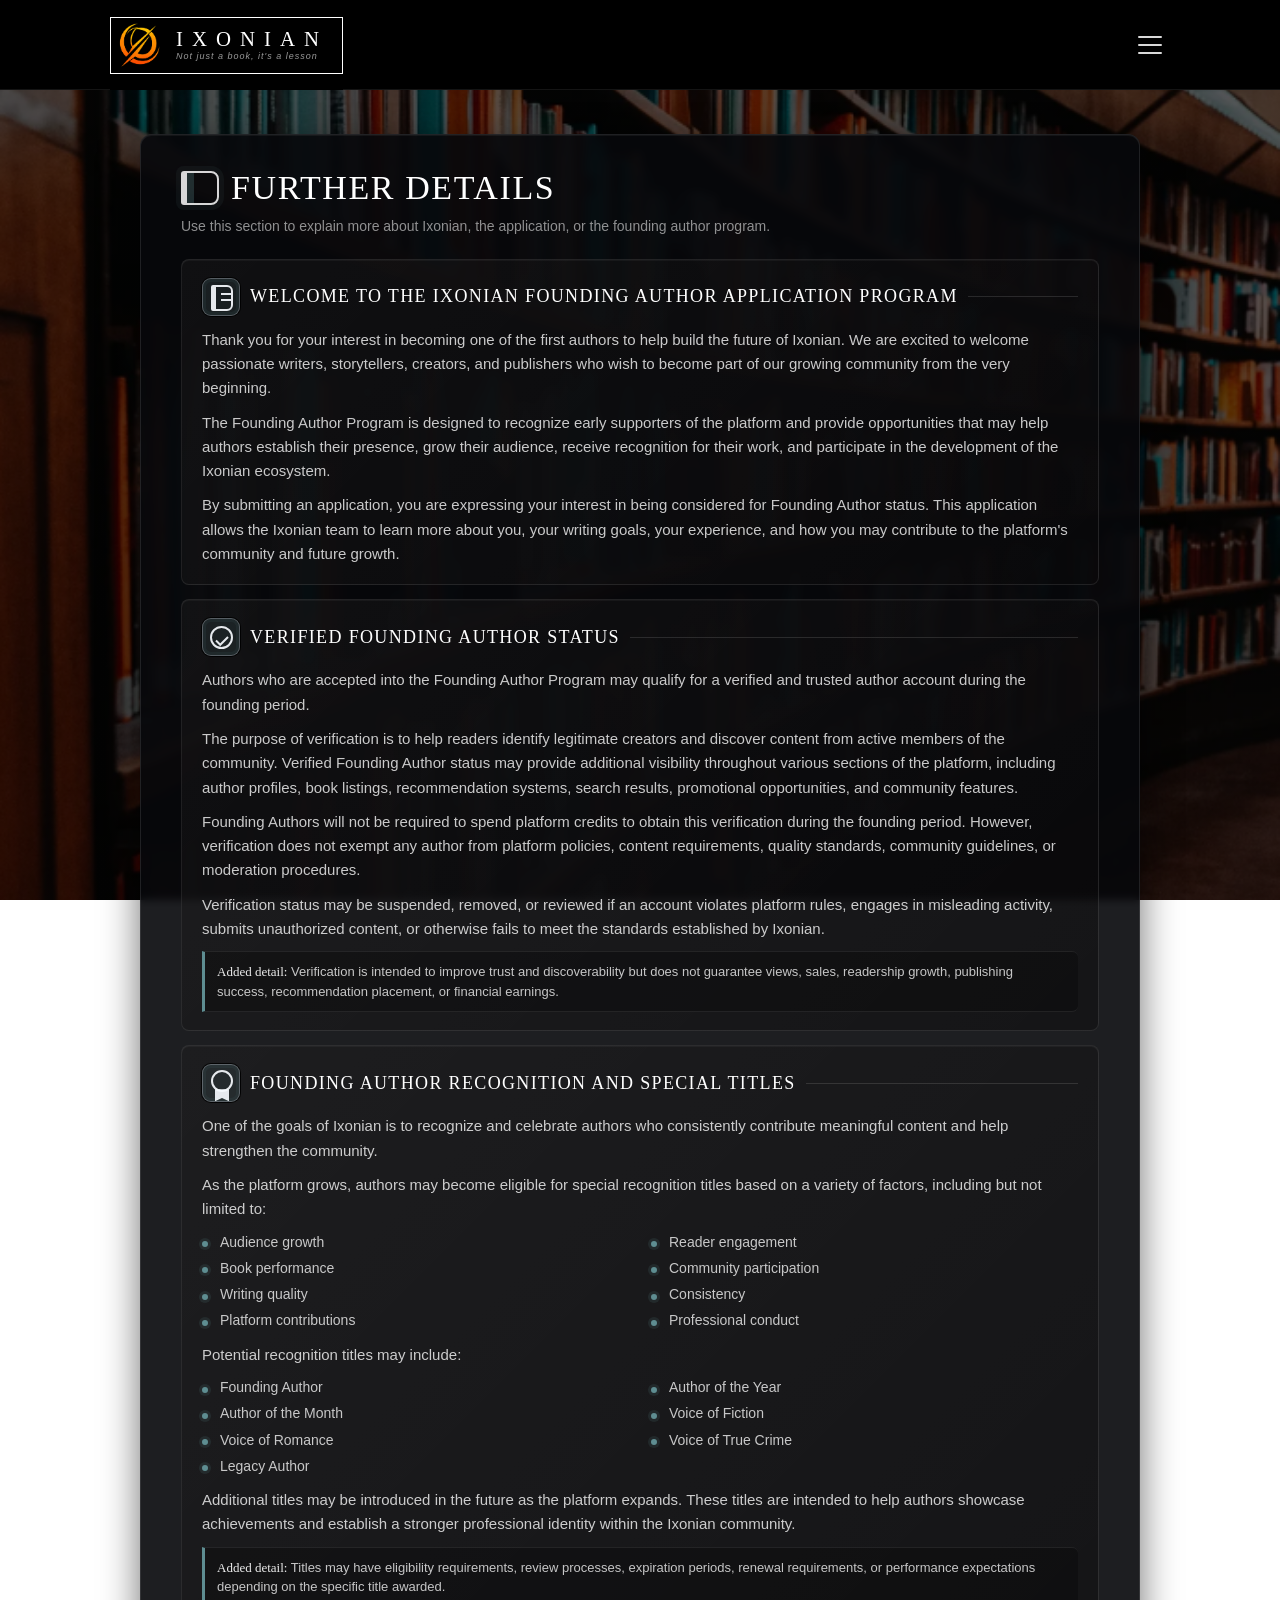
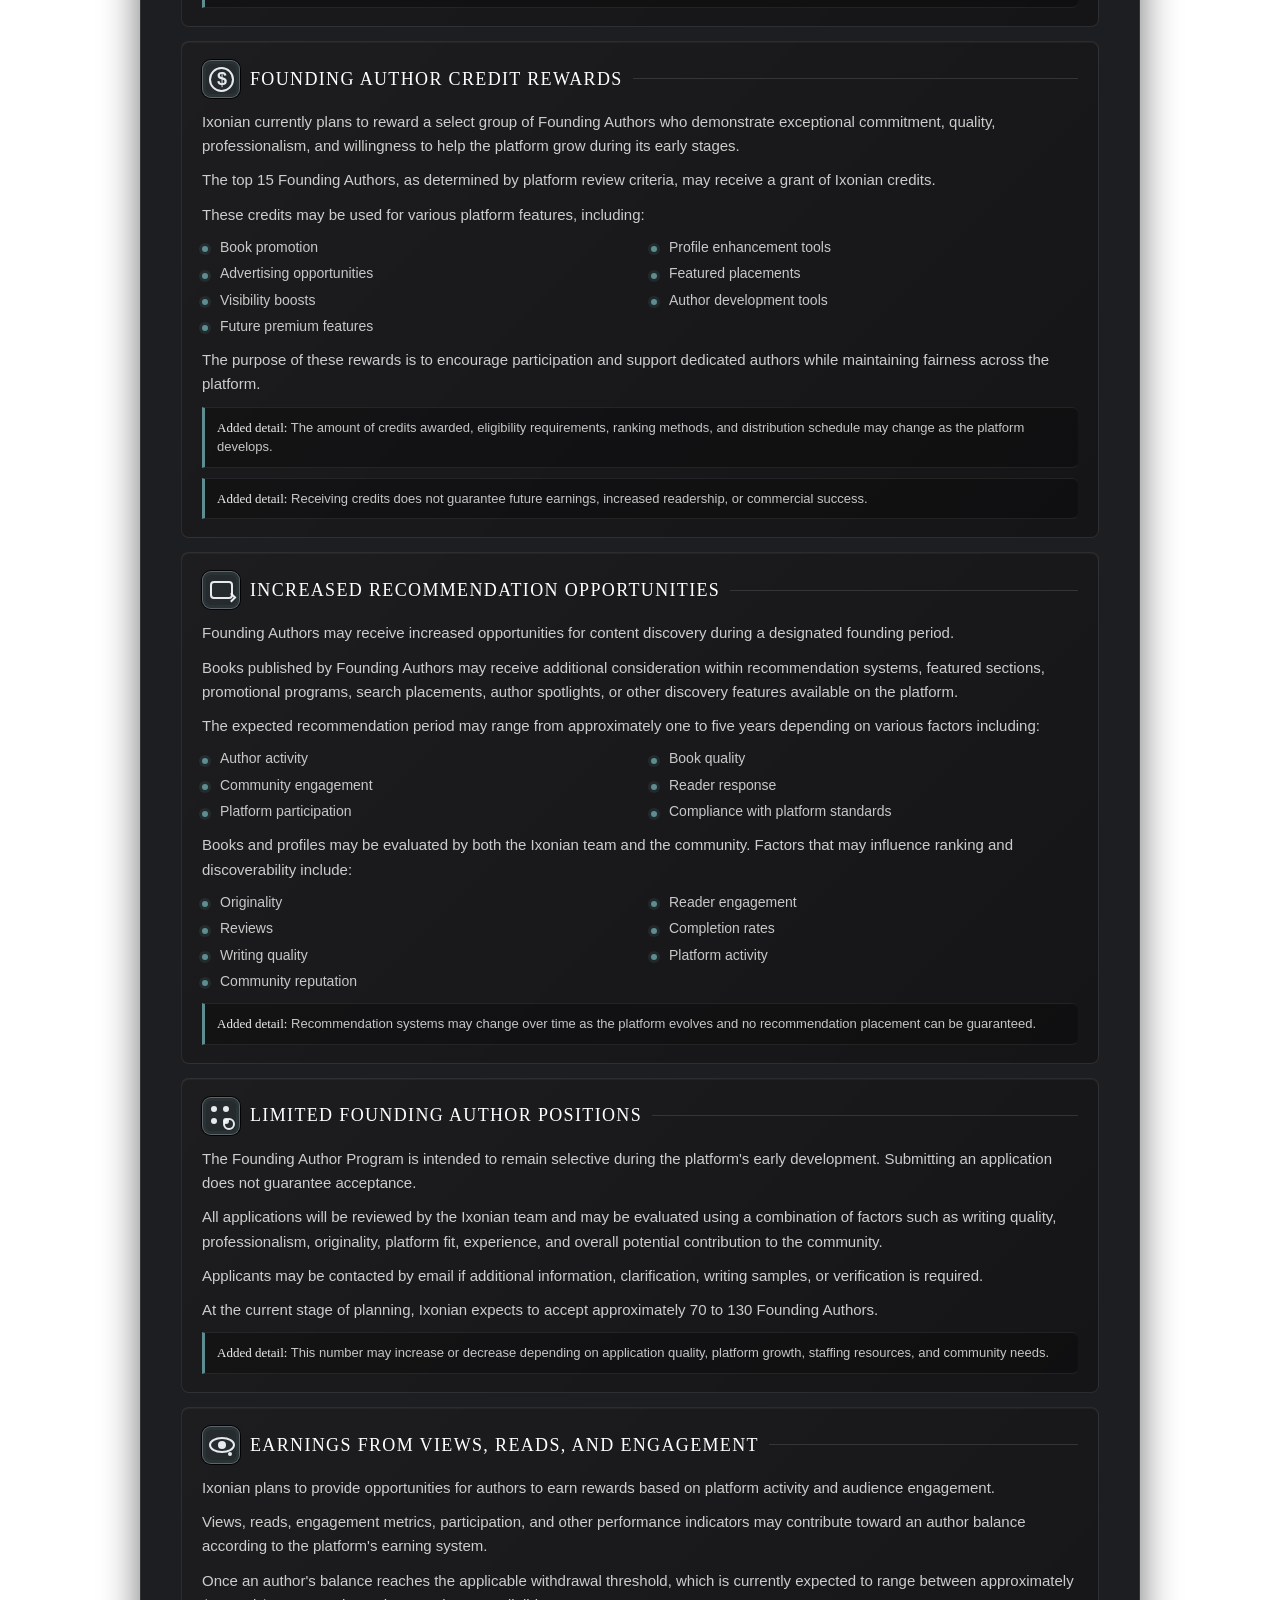
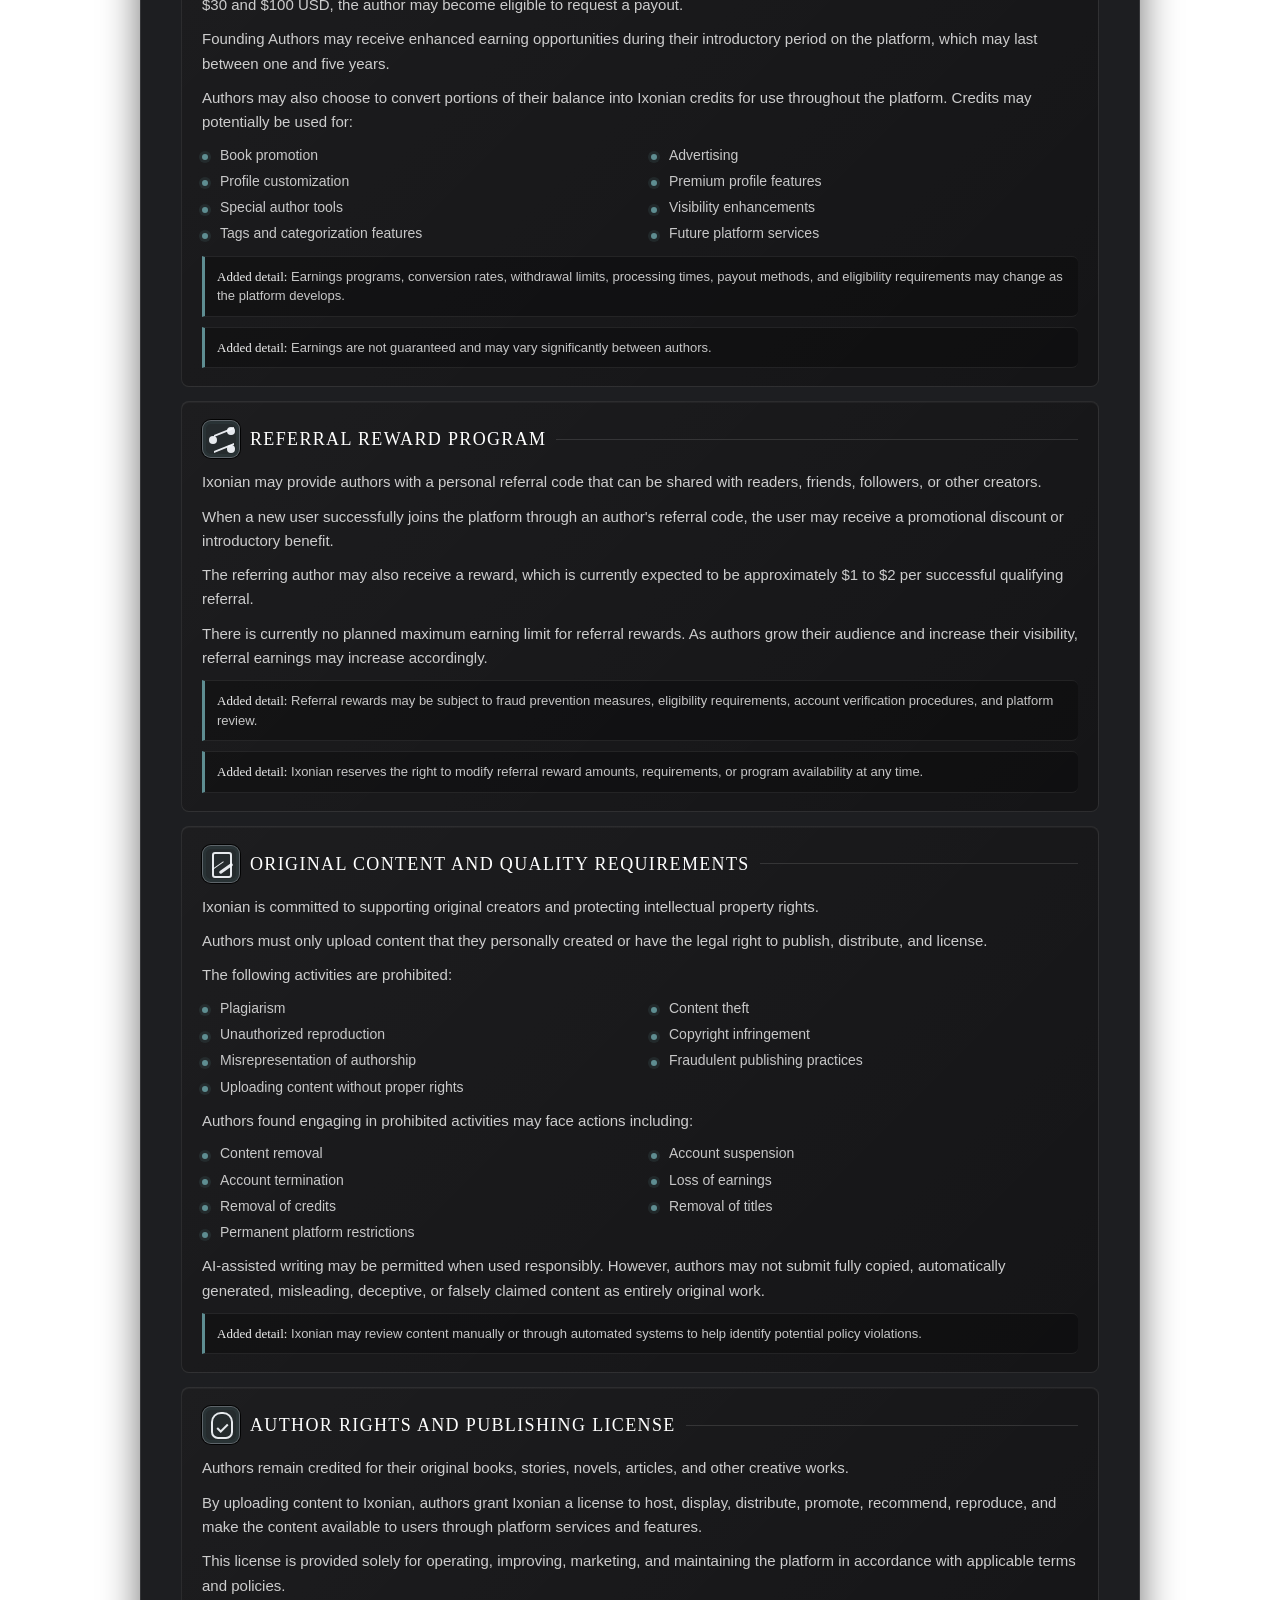
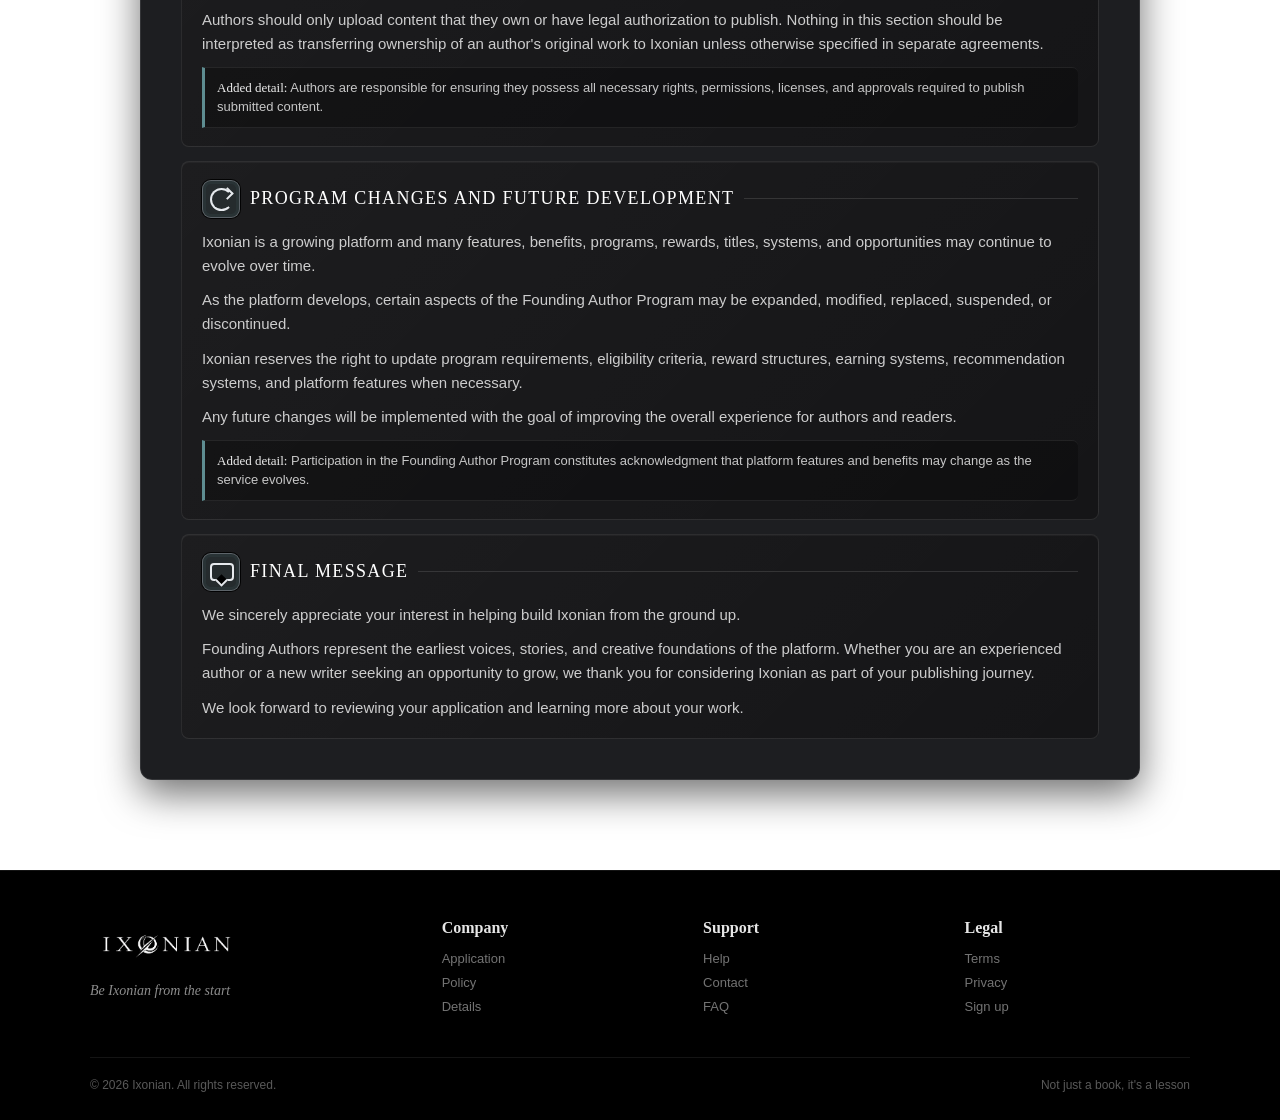
<file: more-details.html>
<!DOCTYPE html>
<html lang="en">
<head>
  <meta charset="UTF-8" />
  <meta name="viewport" content="width=device-width, initial-scale=1.0" />
  <link rel="icon" type="image/png" href="Ixonian (BN:A) (B).png" />
  <title>More Details - Ixonian</title>

  <style>
    * {
      margin: 0;
      padding: 0;
      box-sizing: border-box;
    }

    body {
      background:
        linear-gradient(rgba(0,0,0,.65), rgba(0,0,0,.65)),
        url("Screenshot 2026-06-17 at 14.47.07.png");
      background-size: cover;
      background-position: center;
      background-attachment: fixed;
      font-family: Arial, Helvetica, sans-serif;
      color: white;
    }

    .page {
      width: 100%;
      min-height: 100vh;
    }

    .hero {
      width: 100%;
      min-height: 100vh;
      position: relative;
      overflow: hidden;
      padding-top: 90px;
    }

    .top-area {
      height: 90px;
      background: #000;
      position: fixed;
      top: 0;
      left: 0;
      right: 0;
      z-index: 100;
      border-bottom: 1px solid rgba(255,255,255,.08);
    }

    .header-left {
      position: absolute;
      top: 0;
      left: max(0px, calc((100vw - 1100px) / 2 + 20px));
      height: 90px;
      background: #000;
      display: flex;
      align-items: center;
    }

    .brand-box {
      display: flex;
      align-items: center;
      border: 1px solid white;
      padding: 0 14px 0 0;
    }

    .logo-box {
      background: #000;
      display: flex;
      align-items: center;
      justify-content: center;
      flex-shrink: 0;
    }

    .logo-img {
      width: 55px;
      height: auto;
      display: block;
    }

    .header-brand-text {
      display: flex;
      flex-direction: column;
      margin-left: 10px;
    }

    .header-brand-name {
      font-family: "Times New Roman", serif;
      font-size: 1.3rem;
      font-weight: 100;
      color: #fff;
      letter-spacing: 9px;
      line-height: 1;
    }

    .header-brand-tagline {
      font-size: 9px;
      font-style: italic;
      color: rgba(255,255,255,.6);
      font-weight: 300;
      letter-spacing: 1px;
      margin-top: 1px;
    }

    .more-btn {
      position: absolute;
      top: 50%;
      right: max(22px, calc((100vw - 1100px) / 2 + 20px));
      width: 40px;
      height: 38px;
      transform: translateY(-50%);
      border-radius: 6px;
      border: 1px solid transparent;
      background: transparent;
      color: rgba(255,255,255,.85);
      display: flex;
      flex-direction: column;
      align-items: center;
      justify-content: center;
      gap: 6px;
      cursor: pointer;
      transition: all 0.2s ease;
      padding: 0;
    }

    .more-btn:hover {
      background: rgba(255,255,255,.08);
      border-color: rgba(255,255,255,.15);
    }

    .more-btn span {
      width: 24px;
      height: 2px;
      background: rgba(255,255,255,.85);
      border-radius: 1px;
      display: block;
      transition: all 0.2s ease;
    }

    .more-chevron {
      display: none;
    }

    .more-menu {
      position: absolute;
      top: calc(50% + 28px);
      right: max(22px, calc((100vw - 1100px) / 2 + 20px));
      width: 190px;
      padding: 8px;
      border: 1px solid rgba(255,255,255,.16);
      border-radius: 10px;
      background: rgba(8, 10, 14, .96);
      box-shadow:
        0 18px 34px rgba(0,0,0,.45),
        inset 0 1px 0 rgba(255,255,255,.06);
      z-index: 110;
    }

    .more-menu[hidden] {
      display: none;
    }

    .more-menu-item {
      width: 100%;
      min-height: 38px;
      padding: 0 12px;
      border: none;
      border-radius: 7px;
      background: transparent;
      color: rgba(255,255,255,.82);
      display: flex;
      align-items: center;
      text-align: left;
      text-decoration: none;
      font-family: Georgia, "Times New Roman", serif;
      font-size: 14px;
      letter-spacing: .7px;
      cursor: pointer;
      transition: background .16s ease, color .16s ease;
    }

    .more-menu-item:hover,
    .more-menu-item:focus-visible {
      background: rgba(94, 141, 145, .22);
      color: #fff;
      outline: none;
    }

    .details-section {
      max-width: 1040px;
      margin: 44px auto;
      padding: 0 20px;
    }

    .details-panel {
      background: rgba(7, 8, 12, .91);
      backdrop-filter: blur(4px);
      -webkit-backdrop-filter: blur(4px);
      border: 1px solid rgba(255,255,255,.1);
      border-radius: 12px;
      box-shadow:
        0 14px 38px rgba(0,0,0,.56),
        inset 0 1px 0 rgba(255,255,255,.05);
      padding: 34px 40px 40px;
    }

    .details-title {
      display: flex;
      align-items: center;
      gap: 12px;
      font-family: Georgia, "Times New Roman", serif;
      font-size: 34px;
      font-weight: 500;
      color: #fff;
      margin-bottom: 10px;
      letter-spacing: 1.6px;
      line-height: 1.1;
      text-transform: uppercase;
    }

    .details-title::before {
      content: "";
      width: 30px;
      height: 30px;
      border: 2px solid rgba(255,255,255,.84);
      border-left-width: 6px;
      border-radius: 3px 8px 8px 3px;
      flex: 0 0 30px;
      box-shadow:
        inset 7px 0 0 rgba(94, 141, 145, .28),
        0 0 0 5px rgba(94, 141, 145, .08);
    }

    .details-subtitle {
      font-size: 14px;
      color: rgba(255,255,255,.55);
      line-height: 1.45;
      margin-bottom: 22px;
      max-width: 620px;
    }

    .details-body {
      display: grid;
      gap: 14px;
    }

    .details-body p {
      color: rgba(255,255,255,.78);
      font-size: 15px;
      line-height: 1.62;
      margin-bottom: 10px;
    }

    .details-body p:last-child {
      margin-bottom: 0;
    }

    .detail-block {
      border: 1px solid rgba(255,255,255,.09);
      border-radius: 8px;
      background:
        linear-gradient(135deg, rgba(255,255,255,.052), rgba(255,255,255,.018)),
        rgba(0,0,0,.42);
      padding: 18px 20px;
      box-shadow: inset 0 1px 0 rgba(255,255,255,.04);
    }

    .detail-heading {
      display: flex;
      align-items: center;
      gap: 10px;
      margin-bottom: 12px;
      font-family: Georgia, "Times New Roman", serif;
      font-size: 18px;
      font-weight: 500;
      color: #fff;
      line-height: 1.25;
      letter-spacing: 1.35px;
      text-transform: uppercase;
    }

    .detail-heading::after {
      content: "";
      height: 1px;
      flex: 1;
      min-width: 24px;
      background: rgba(255,255,255,.12);
    }

    .detail-icon {
      width: 38px;
      height: 38px;
      border-radius: 9px;
      border: 1px solid rgba(214, 224, 232, .32);
      background: rgba(94, 141, 145, .13);
      color: rgba(247,251,255,.92);
      flex: 0 0 38px;
      position: relative;
      box-shadow:
        inset 0 0 0 3px rgba(94, 141, 145, .08),
        0 0 0 1px rgba(0,0,0,.9);
    }

    .detail-icon::before,
    .detail-icon::after {
      content: "";
      position: absolute;
      box-sizing: border-box;
    }

    .icon-welcome::before {
      width: 22px;
      height: 26px;
      left: 8px;
      top: 6px;
      border: 2px solid currentColor;
      border-left-width: 5px;
      border-radius: 2px 6px 6px 2px;
    }

    .icon-welcome::after {
      width: 10px;
      height: 2px;
      left: 18px;
      top: 14px;
      background: currentColor;
      box-shadow: 0 6px 0 currentColor;
    }

    .icon-verified::before {
      width: 23px;
      height: 23px;
      left: 7px;
      top: 7px;
      border: 2px solid currentColor;
      border-radius: 50%;
    }

    .icon-verified::after {
      width: 12px;
      height: 7px;
      left: 13px;
      top: 17px;
      border-left: 2px solid currentColor;
      border-bottom: 2px solid currentColor;
      transform: rotate(-45deg);
    }

    .icon-title::before {
      width: 22px;
      height: 22px;
      left: 8px;
      top: 5px;
      border: 2px solid currentColor;
      border-radius: 50%;
    }

    .icon-title::after {
      width: 14px;
      height: 12px;
      left: 12px;
      top: 24px;
      background: currentColor;
      clip-path: polygon(0 0, 100% 0, 100% 100%, 50% 72%, 0 100%);
    }

    .icon-credits::before {
      width: 25px;
      height: 25px;
      left: 6px;
      top: 6px;
      border-radius: 50%;
      border: 2px solid currentColor;
    }

    .icon-credits::after {
      content: "$";
      left: 14px;
      top: 9px;
      color: currentColor;
      font: 700 18px/1 Arial, Helvetica, sans-serif;
    }

    .icon-recommend::before {
      width: 23px;
      height: 18px;
      left: 7px;
      top: 9px;
      border: 2px solid currentColor;
      border-radius: 4px;
    }

    .icon-recommend::after {
      width: 7px;
      height: 7px;
      left: 25px;
      top: 22px;
      border-right: 2px solid currentColor;
      border-bottom: 2px solid currentColor;
      transform: rotate(-45deg);
    }

    .icon-spots::before {
      width: 6px;
      height: 6px;
      left: 8px;
      top: 8px;
      border-radius: 50%;
      background: currentColor;
      box-shadow:
        12px 0 0 currentColor,
        0 12px 0 currentColor,
        12px 12px 0 currentColor;
    }

    .icon-spots::after {
      width: 12px;
      height: 12px;
      right: 4px;
      bottom: 4px;
      border: 2px solid currentColor;
      border-radius: 50%;
    }

    .icon-earnings::before {
      width: 26px;
      height: 16px;
      left: 6px;
      top: 10px;
      border: 2px solid currentColor;
      border-radius: 50%;
    }

    .icon-earnings::after {
      width: 8px;
      height: 8px;
      left: 15px;
      top: 14px;
      border-radius: 50%;
      background: currentColor;
      box-shadow: 8px 9px 0 -2px currentColor;
    }

    .icon-referral::before {
      width: 8px;
      height: 8px;
      left: 6px;
      top: 15px;
      border-radius: 50%;
      background: currentColor;
      box-shadow:
        18px -9px 0 currentColor,
        18px 9px 0 currentColor;
    }

    .icon-referral::after {
      width: 20px;
      height: 18px;
      left: 11px;
      top: 10px;
      border-top: 2px solid currentColor;
      border-bottom: 2px solid currentColor;
      transform: skewY(-22deg);
    }

    .icon-content::before {
      width: 20px;
      height: 26px;
      left: 9px;
      top: 6px;
      border: 2px solid currentColor;
      border-radius: 3px;
    }

    .icon-content::after {
      width: 16px;
      height: 3px;
      left: 15px;
      top: 21px;
      border-radius: 2px;
      background: currentColor;
      transform: rotate(-35deg);
      box-shadow: -5px -7px 0 -1px currentColor;
    }

    .icon-rights::before {
      width: 22px;
      height: 27px;
      left: 8px;
      top: 5px;
      border: 2px solid currentColor;
      border-radius: 10px 10px 7px 7px;
    }

    .icon-rights::after {
      width: 11px;
      height: 6px;
      left: 14px;
      top: 17px;
      border-left: 2px solid currentColor;
      border-bottom: 2px solid currentColor;
      transform: rotate(-45deg);
    }

    .icon-change::before {
      width: 23px;
      height: 23px;
      left: 7px;
      top: 7px;
      border: 2px solid currentColor;
      border-radius: 50%;
      border-right-color: transparent;
    }

    .icon-change::after {
      width: 9px;
      height: 9px;
      right: 7px;
      top: 8px;
      border-top: 2px solid currentColor;
      border-right: 2px solid currentColor;
      transform: rotate(45deg);
    }

    .icon-message::before {
      width: 24px;
      height: 18px;
      left: 7px;
      top: 9px;
      border: 2px solid currentColor;
      border-radius: 4px;
    }

    .icon-message::after {
      width: 9px;
      height: 9px;
      left: 14px;
      top: 22px;
      border-left: 2px solid currentColor;
      border-bottom: 2px solid currentColor;
      transform: rotate(-45deg);
      background: #000;
    }

    .details-list {
      display: grid;
      gap: 6px;
      margin: 8px 0 12px;
      padding: 0;
      list-style: none;
    }

    .details-list li {
      position: relative;
      padding-left: 18px;
      color: rgba(255,255,255,.76);
      font-size: 14px;
      line-height: 1.45;
    }

    .details-list li::before {
      content: "";
      width: 6px;
      height: 6px;
      position: absolute;
      left: 0;
      top: .68em;
      border-radius: 50%;
      background: #5e8d91;
      box-shadow: 0 0 0 3px rgba(94, 141, 145, .14);
    }

    .details-grid {
      display: grid;
      grid-template-columns: repeat(2, minmax(0, 1fr));
      gap: 6px 22px;
    }

    .detail-note {
      border-left: 3px solid #5e8d91;
      border-top: 1px solid rgba(255,255,255,.08);
      border-bottom: 1px solid rgba(255,255,255,.08);
      background: rgba(0,0,0,.28);
      color: rgba(255,255,255,.76);
      padding: 10px 12px;
      margin-top: 10px;
      border-radius: 0 6px 6px 0;
      font-size: 13px;
      line-height: 1.5;
    }

    .detail-note strong {
      color: rgba(255,255,255,.92);
      font-family: Georgia, "Times New Roman", serif;
      font-weight: 500;
    }

    .footer {
      width: 100%;
      background: #000;
      border-top: 1px solid rgba(255,255,255,.08);
      padding: 48px 20px 28px;
      margin-top: 90px;
    }

    .footer-inner {
      max-width: 1100px;
      margin: 0 auto;
      display: grid;
      grid-template-columns: 1.4fr 1fr 1fr 1fr;
      gap: 36px;
    }

    .footer-logo-img {
      width: 150px;
      height: auto;
      display: block;
      margin-bottom: 12px;
    }

    .tagline {
      font-family: Georgia, "Times New Roman", serif;
      font-size: 14px;
      color: rgba(255,255,255,.55);
      font-style: italic;
    }

    .footer-col h4 {
      font-family: Georgia, "Times New Roman", serif;
      font-size: 16px;
      margin-bottom: 14px;
      color: rgba(255,255,255,.9);
    }

    .footer-col a {
      display: block;
      color: rgba(255,255,255,.45);
      font-size: 13px;
      text-decoration: none;
      margin-bottom: 9px;
      transition: color .2s ease;
    }

    .footer-col a:hover {
      color: rgba(255,255,255,.8);
    }

    .footer-bottom {
      max-width: 1100px;
      margin: 34px auto 0;
      padding-top: 20px;
      border-top: 1px solid rgba(255,255,255,.08);
      display: flex;
      justify-content: space-between;
      gap: 20px;
      color: rgba(255,255,255,.35);
      font-size: 12px;
    }

    @media (max-width: 760px) {
      .top-area {
        height: 80px;
      }

      .header-left {
        height: 80px;
        left: 16px !important;
      }

      .brand-box {
        padding: 0 10px 0 0;
      }

      .logo-img {
        width: 40px;
      }

      .header-brand-name {
        font-size: 1.1rem;
        letter-spacing: 4px;
      }

      .header-brand-text {
        margin-left: 6px;
      }

      .more-btn {
        width: 110px;
        height: 34px;
        font-size: 13px;
      }

      .more-menu {
        top: 61px;
        right: 16px;
        width: 176px;
      }

      .details-section {
        margin: 34px auto;
        padding: 0 16px;
      }

      .details-panel {
        padding: 24px 20px 28px;
      }

      .details-title {
        font-size: 27px;
      }

      .detail-block {
        padding: 16px;
      }

      .detail-heading {
        align-items: flex-start;
        font-size: 16px;
      }

      .detail-heading::after {
        display: none;
      }

      .details-grid {
        grid-template-columns: 1fr;
      }

      .footer-inner {
        grid-template-columns: 1fr;
        gap: 28px;
      }

      .footer-bottom {
        flex-direction: column;
        text-align: center;
      }
    }
  </style>
</head>

<body>
  <main class="page">
    <section class="hero">
      <header class="top-area">
        <div class="header-left">
          <div class="brand-box">
            <div class="logo-box">
              <img src="Ixonian (BN:A) (w).png" alt="Ixonian" class="logo-img">
            </div>
            <div class="header-brand-text">
              <div class="header-brand-name">IXONIAN</div>
              <div class="header-brand-tagline">Not just a book, it's a lesson</div>
            </div>
          </div>
        </div>

        <button class="more-btn" id="moreBtn" type="button" aria-expanded="false" aria-controls="moreMenu" aria-label="Menu">
          <span></span>
          <span></span>
          <span></span>
        </button>

        <div class="more-menu" id="moreMenu" hidden>
          <a class="more-menu-item" href="sign-in.html">Sign in</a>
          <a class="more-menu-item" href="privacy-policy.html">Policy</a>
          <a class="more-menu-item" href="more-details.html">Further details</a>
          <a class="more-menu-item" href="index.html#plans">Plans</a>
          <a class="more-menu-item" href="index.html#footerContact">Contacts</a>
        </div>
      </header>

      <section class="details-section">
        <div class="details-panel">
          <h1 class="details-title">Further Details</h1>
          <p class="details-subtitle">Use this section to explain more about Ixonian, the application, or the founding author program.</p>

          <div class="details-body">
            <section class="detail-block">
              <h2 class="detail-heading"><span class="detail-icon icon-welcome" aria-hidden="true"></span>Welcome to the Ixonian Founding Author Application Program</h2>
              <p>Thank you for your interest in becoming one of the first authors to help build the future of Ixonian. We are excited to welcome passionate writers, storytellers, creators, and publishers who wish to become part of our growing community from the very beginning.</p>
              <p>The Founding Author Program is designed to recognize early supporters of the platform and provide opportunities that may help authors establish their presence, grow their audience, receive recognition for their work, and participate in the development of the Ixonian ecosystem.</p>
              <p>By submitting an application, you are expressing your interest in being considered for Founding Author status. This application allows the Ixonian team to learn more about you, your writing goals, your experience, and how you may contribute to the platform's community and future growth.</p>
            </section>

            <section class="detail-block">
              <h2 class="detail-heading"><span class="detail-icon icon-verified" aria-hidden="true"></span>Verified Founding Author Status</h2>
              <p>Authors who are accepted into the Founding Author Program may qualify for a verified and trusted author account during the founding period.</p>
              <p>The purpose of verification is to help readers identify legitimate creators and discover content from active members of the community. Verified Founding Author status may provide additional visibility throughout various sections of the platform, including author profiles, book listings, recommendation systems, search results, promotional opportunities, and community features.</p>
              <p>Founding Authors will not be required to spend platform credits to obtain this verification during the founding period. However, verification does not exempt any author from platform policies, content requirements, quality standards, community guidelines, or moderation procedures.</p>
              <p>Verification status may be suspended, removed, or reviewed if an account violates platform rules, engages in misleading activity, submits unauthorized content, or otherwise fails to meet the standards established by Ixonian.</p>
              <div class="detail-note"><strong>Added detail:</strong> Verification is intended to improve trust and discoverability but does not guarantee views, sales, readership growth, publishing success, recommendation placement, or financial earnings.</div>
            </section>

            <section class="detail-block">
              <h2 class="detail-heading"><span class="detail-icon icon-title" aria-hidden="true"></span>Founding Author Recognition and Special Titles</h2>
              <p>One of the goals of Ixonian is to recognize and celebrate authors who consistently contribute meaningful content and help strengthen the community.</p>
              <p>As the platform grows, authors may become eligible for special recognition titles based on a variety of factors, including but not limited to:</p>
              <ul class="details-list details-grid">
                <li>Audience growth</li>
                <li>Reader engagement</li>
                <li>Book performance</li>
                <li>Community participation</li>
                <li>Writing quality</li>
                <li>Consistency</li>
                <li>Platform contributions</li>
                <li>Professional conduct</li>
              </ul>
              <p>Potential recognition titles may include:</p>
              <ul class="details-list details-grid">
                <li>Founding Author</li>
                <li>Author of the Year</li>
                <li>Author of the Month</li>
                <li>Voice of Fiction</li>
                <li>Voice of Romance</li>
                <li>Voice of True Crime</li>
                <li>Legacy Author</li>
              </ul>
              <p>Additional titles may be introduced in the future as the platform expands. These titles are intended to help authors showcase achievements and establish a stronger professional identity within the Ixonian community.</p>
              <div class="detail-note"><strong>Added detail:</strong> Titles may have eligibility requirements, review processes, expiration periods, renewal requirements, or performance expectations depending on the specific title awarded.</div>
            </section>

            <section class="detail-block">
              <h2 class="detail-heading"><span class="detail-icon icon-credits" aria-hidden="true"></span>Founding Author Credit Rewards</h2>
              <p>Ixonian currently plans to reward a select group of Founding Authors who demonstrate exceptional commitment, quality, professionalism, and willingness to help the platform grow during its early stages.</p>
              <p>The top 15 Founding Authors, as determined by platform review criteria, may receive a grant of Ixonian credits.</p>
              <p>These credits may be used for various platform features, including:</p>
              <ul class="details-list details-grid">
                <li>Book promotion</li>
                <li>Profile enhancement tools</li>
                <li>Advertising opportunities</li>
                <li>Featured placements</li>
                <li>Visibility boosts</li>
                <li>Author development tools</li>
                <li>Future premium features</li>
              </ul>
              <p>The purpose of these rewards is to encourage participation and support dedicated authors while maintaining fairness across the platform.</p>
              <div class="detail-note"><strong>Added detail:</strong> The amount of credits awarded, eligibility requirements, ranking methods, and distribution schedule may change as the platform develops.</div>
              <div class="detail-note"><strong>Added detail:</strong> Receiving credits does not guarantee future earnings, increased readership, or commercial success.</div>
            </section>

            <section class="detail-block">
              <h2 class="detail-heading"><span class="detail-icon icon-recommend" aria-hidden="true"></span>Increased Recommendation Opportunities</h2>
              <p>Founding Authors may receive increased opportunities for content discovery during a designated founding period.</p>
              <p>Books published by Founding Authors may receive additional consideration within recommendation systems, featured sections, promotional programs, search placements, author spotlights, or other discovery features available on the platform.</p>
              <p>The expected recommendation period may range from approximately one to five years depending on various factors including:</p>
              <ul class="details-list details-grid">
                <li>Author activity</li>
                <li>Book quality</li>
                <li>Community engagement</li>
                <li>Reader response</li>
                <li>Platform participation</li>
                <li>Compliance with platform standards</li>
              </ul>
              <p>Books and profiles may be evaluated by both the Ixonian team and the community. Factors that may influence ranking and discoverability include:</p>
              <ul class="details-list details-grid">
                <li>Originality</li>
                <li>Reader engagement</li>
                <li>Reviews</li>
                <li>Completion rates</li>
                <li>Writing quality</li>
                <li>Platform activity</li>
                <li>Community reputation</li>
              </ul>
              <div class="detail-note"><strong>Added detail:</strong> Recommendation systems may change over time as the platform evolves and no recommendation placement can be guaranteed.</div>
            </section>

            <section class="detail-block">
              <h2 class="detail-heading"><span class="detail-icon icon-spots" aria-hidden="true"></span>Limited Founding Author Positions</h2>
              <p>The Founding Author Program is intended to remain selective during the platform's early development. Submitting an application does not guarantee acceptance.</p>
              <p>All applications will be reviewed by the Ixonian team and may be evaluated using a combination of factors such as writing quality, professionalism, originality, platform fit, experience, and overall potential contribution to the community.</p>
              <p>Applicants may be contacted by email if additional information, clarification, writing samples, or verification is required.</p>
              <p>At the current stage of planning, Ixonian expects to accept approximately 70 to 130 Founding Authors.</p>
              <div class="detail-note"><strong>Added detail:</strong> This number may increase or decrease depending on application quality, platform growth, staffing resources, and community needs.</div>
            </section>

            <section class="detail-block">
              <h2 class="detail-heading"><span class="detail-icon icon-earnings" aria-hidden="true"></span>Earnings From Views, Reads, and Engagement</h2>
              <p>Ixonian plans to provide opportunities for authors to earn rewards based on platform activity and audience engagement.</p>
              <p>Views, reads, engagement metrics, participation, and other performance indicators may contribute toward an author balance according to the platform's earning system.</p>
              <p>Once an author's balance reaches the applicable withdrawal threshold, which is currently expected to range between approximately $30 and $100 USD, the author may become eligible to request a payout.</p>
              <p>Founding Authors may receive enhanced earning opportunities during their introductory period on the platform, which may last between one and five years.</p>
              <p>Authors may also choose to convert portions of their balance into Ixonian credits for use throughout the platform. Credits may potentially be used for:</p>
              <ul class="details-list details-grid">
                <li>Book promotion</li>
                <li>Advertising</li>
                <li>Profile customization</li>
                <li>Premium profile features</li>
                <li>Special author tools</li>
                <li>Visibility enhancements</li>
                <li>Tags and categorization features</li>
                <li>Future platform services</li>
              </ul>
              <div class="detail-note"><strong>Added detail:</strong> Earnings programs, conversion rates, withdrawal limits, processing times, payout methods, and eligibility requirements may change as the platform develops.</div>
              <div class="detail-note"><strong>Added detail:</strong> Earnings are not guaranteed and may vary significantly between authors.</div>
            </section>

            <section class="detail-block">
              <h2 class="detail-heading"><span class="detail-icon icon-referral" aria-hidden="true"></span>Referral Reward Program</h2>
              <p>Ixonian may provide authors with a personal referral code that can be shared with readers, friends, followers, or other creators.</p>
              <p>When a new user successfully joins the platform through an author's referral code, the user may receive a promotional discount or introductory benefit.</p>
              <p>The referring author may also receive a reward, which is currently expected to be approximately $1 to $2 per successful qualifying referral.</p>
              <p>There is currently no planned maximum earning limit for referral rewards. As authors grow their audience and increase their visibility, referral earnings may increase accordingly.</p>
              <div class="detail-note"><strong>Added detail:</strong> Referral rewards may be subject to fraud prevention measures, eligibility requirements, account verification procedures, and platform review.</div>
              <div class="detail-note"><strong>Added detail:</strong> Ixonian reserves the right to modify referral reward amounts, requirements, or program availability at any time.</div>
            </section>

            <section class="detail-block">
              <h2 class="detail-heading"><span class="detail-icon icon-content" aria-hidden="true"></span>Original Content and Quality Requirements</h2>
              <p>Ixonian is committed to supporting original creators and protecting intellectual property rights.</p>
              <p>Authors must only upload content that they personally created or have the legal right to publish, distribute, and license.</p>
              <p>The following activities are prohibited:</p>
              <ul class="details-list details-grid">
                <li>Plagiarism</li>
                <li>Content theft</li>
                <li>Unauthorized reproduction</li>
                <li>Copyright infringement</li>
                <li>Misrepresentation of authorship</li>
                <li>Fraudulent publishing practices</li>
                <li>Uploading content without proper rights</li>
              </ul>
              <p>Authors found engaging in prohibited activities may face actions including:</p>
              <ul class="details-list details-grid">
                <li>Content removal</li>
                <li>Account suspension</li>
                <li>Account termination</li>
                <li>Loss of earnings</li>
                <li>Removal of credits</li>
                <li>Removal of titles</li>
                <li>Permanent platform restrictions</li>
              </ul>
              <p>AI-assisted writing may be permitted when used responsibly. However, authors may not submit fully copied, automatically generated, misleading, deceptive, or falsely claimed content as entirely original work.</p>
              <div class="detail-note"><strong>Added detail:</strong> Ixonian may review content manually or through automated systems to help identify potential policy violations.</div>
            </section>

            <section class="detail-block">
              <h2 class="detail-heading"><span class="detail-icon icon-rights" aria-hidden="true"></span>Author Rights and Publishing License</h2>
              <p>Authors remain credited for their original books, stories, novels, articles, and other creative works.</p>
              <p>By uploading content to Ixonian, authors grant Ixonian a license to host, display, distribute, promote, recommend, reproduce, and make the content available to users through platform services and features.</p>
              <p>This license is provided solely for operating, improving, marketing, and maintaining the platform in accordance with applicable terms and policies.</p>
              <p>Authors should only upload content that they own or have legal authorization to publish. Nothing in this section should be interpreted as transferring ownership of an author's original work to Ixonian unless otherwise specified in separate agreements.</p>
              <div class="detail-note"><strong>Added detail:</strong> Authors are responsible for ensuring they possess all necessary rights, permissions, licenses, and approvals required to publish submitted content.</div>
            </section>

            <section class="detail-block">
              <h2 class="detail-heading"><span class="detail-icon icon-change" aria-hidden="true"></span>Program Changes and Future Development</h2>
              <p>Ixonian is a growing platform and many features, benefits, programs, rewards, titles, systems, and opportunities may continue to evolve over time.</p>
              <p>As the platform develops, certain aspects of the Founding Author Program may be expanded, modified, replaced, suspended, or discontinued.</p>
              <p>Ixonian reserves the right to update program requirements, eligibility criteria, reward structures, earning systems, recommendation systems, and platform features when necessary.</p>
              <p>Any future changes will be implemented with the goal of improving the overall experience for authors and readers.</p>
              <div class="detail-note"><strong>Added detail:</strong> Participation in the Founding Author Program constitutes acknowledgment that platform features and benefits may change as the service evolves.</div>
            </section>

            <section class="detail-block">
              <h2 class="detail-heading"><span class="detail-icon icon-message" aria-hidden="true"></span>Final Message</h2>
              <p>We sincerely appreciate your interest in helping build Ixonian from the ground up.</p>
              <p>Founding Authors represent the earliest voices, stories, and creative foundations of the platform. Whether you are an experienced author or a new writer seeking an opportunity to grow, we thank you for considering Ixonian as part of your publishing journey.</p>
              <p>We look forward to reviewing your application and learning more about your work.</p>
            </section>
          </div>
        </div>
      </section>

      <footer class="footer">
        <div class="footer-inner">
          <div class="footer-brand-col">
            <img src="Ixonian white.png" alt="Ixonian" class="footer-logo-img">
            <p class="tagline">Be <em>Ixonian</em> from the start</p>
          </div>

          <div class="footer-col">
            <h4>Company</h4>
            <a href="index.html">Application</a>
            <a href="privacy-policy.html">Policy</a>
            <a href="more-details.html">Details</a>
          </div>

          <div class="footer-col">
            <h4>Support</h4>
            <a href="index.html#footerContact">Help</a>
            <a href="index.html#footerContact">Contact</a>
            <a href="index.html#footerContact">FAQ</a>
          </div>

          <div class="footer-col">
            <h4>Legal</h4>
            <a href="privacy-policy.html">Terms</a>
            <a href="privacy-policy.html">Privacy</a>
            <a href="index.html">Sign up</a>
          </div>
        </div>

        <div class="footer-bottom">
          <p>&copy; 2026 Ixonian. All rights reserved.</p>
          <p>Not just a book, it's a lesson</p>
        </div>
      </footer>
    </section>
  </main>

  <script>
    const moreBtn = document.getElementById("moreBtn");
    const moreMenu = document.getElementById("moreMenu");

    const closeMoreMenu = () => {
      if (!moreBtn || !moreMenu) return;
      moreMenu.hidden = true;
      moreBtn.setAttribute("aria-expanded", "false");
    };

    if (moreBtn && moreMenu) {
      moreBtn.addEventListener("click", (event) => {
        event.stopPropagation();
        const willOpen = moreMenu.hidden;
        moreMenu.hidden = !willOpen;
        moreBtn.setAttribute("aria-expanded", String(willOpen));
      });

      document.addEventListener("click", (event) => {
        if (!moreMenu.contains(event.target) && event.target !== moreBtn) {
          closeMoreMenu();
        }
      });

      document.addEventListener("keydown", (event) => {
        if (event.key === "Escape") {
          closeMoreMenu();
        }
      });
    }
  </script>
</body>
</html>
</file>
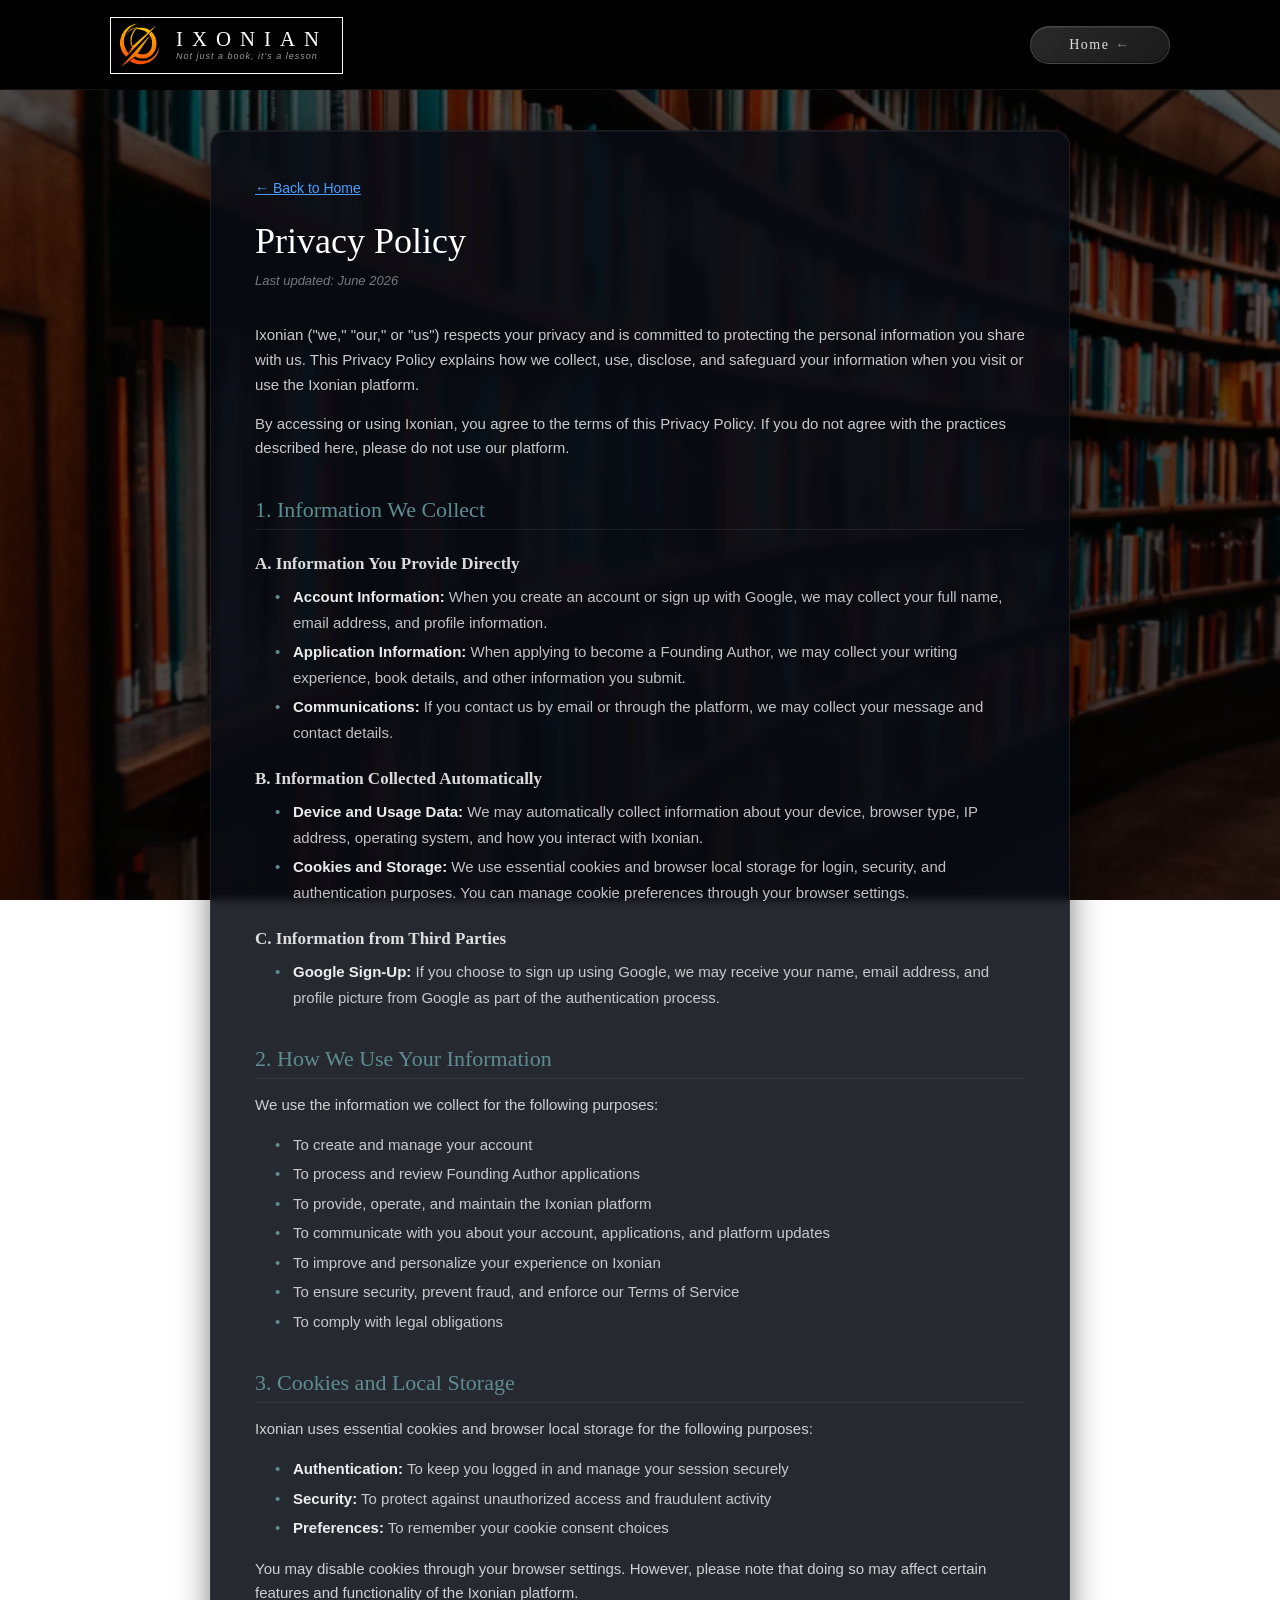
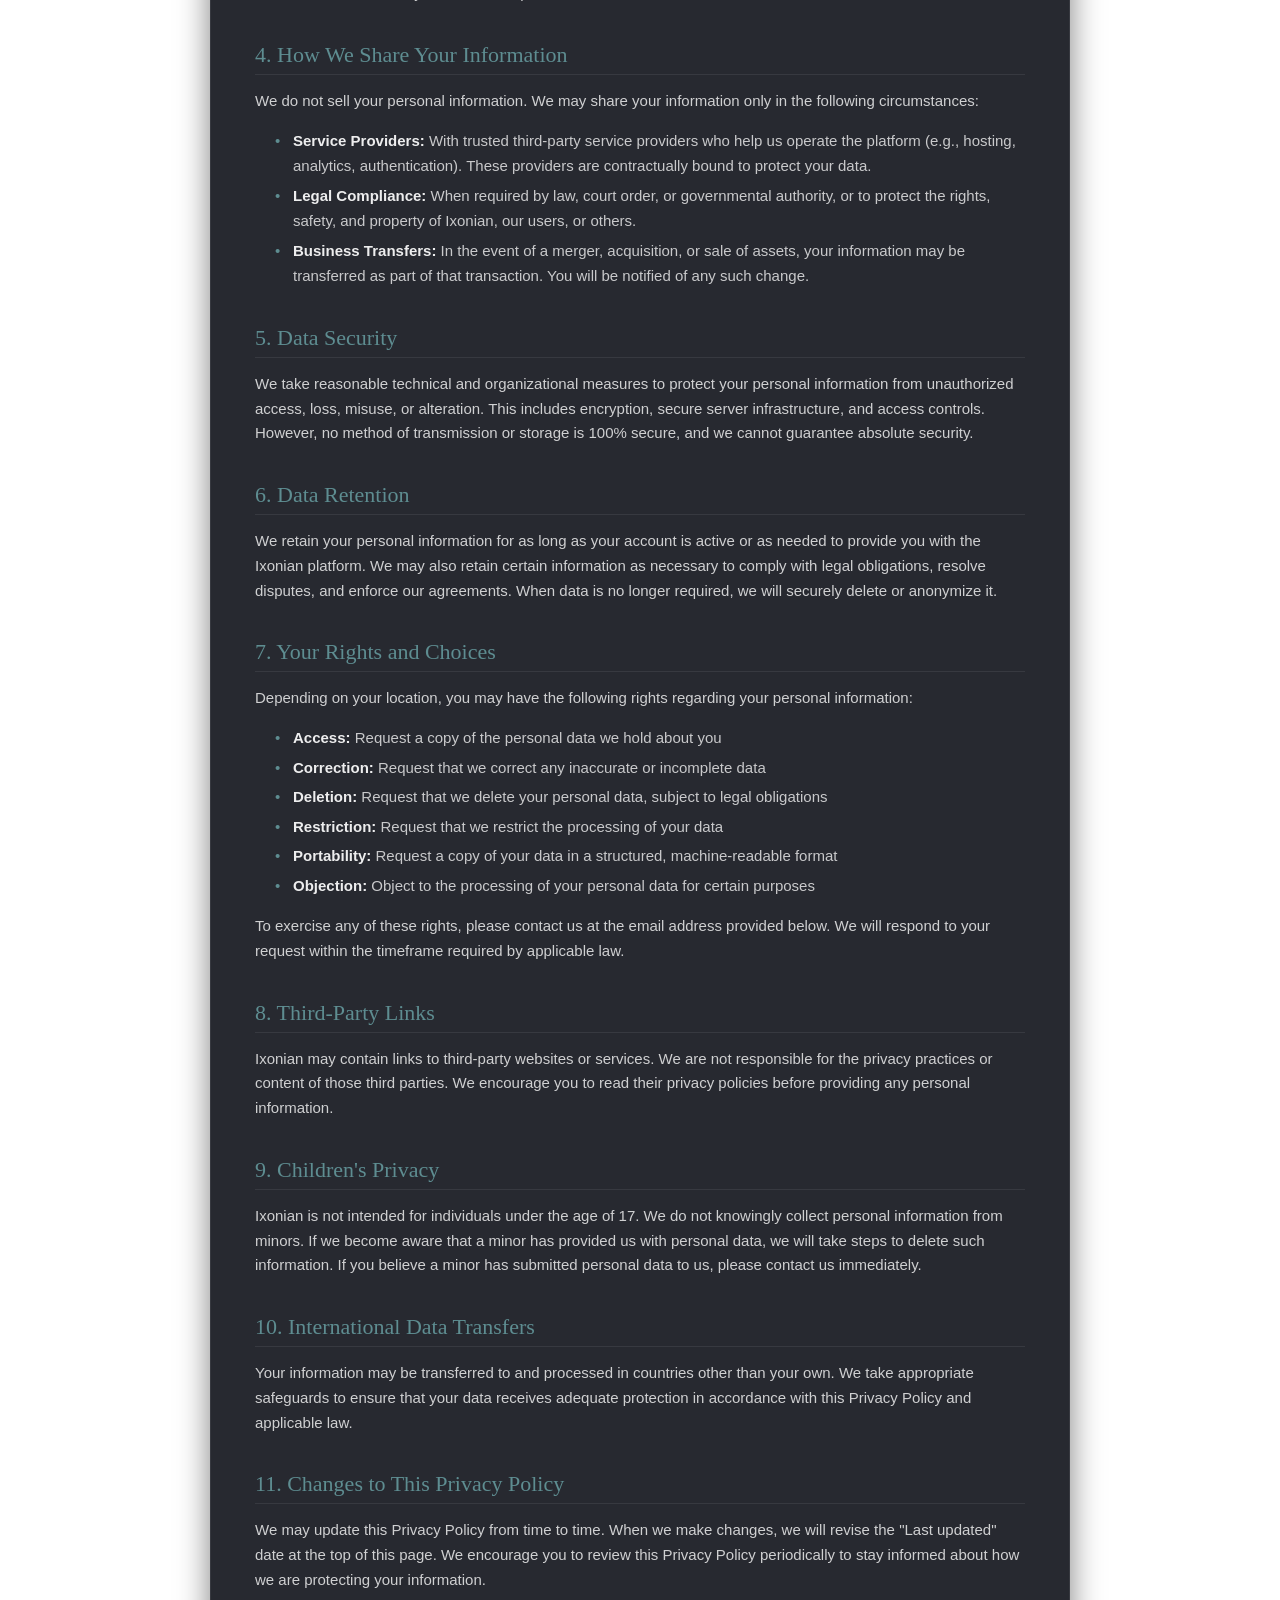
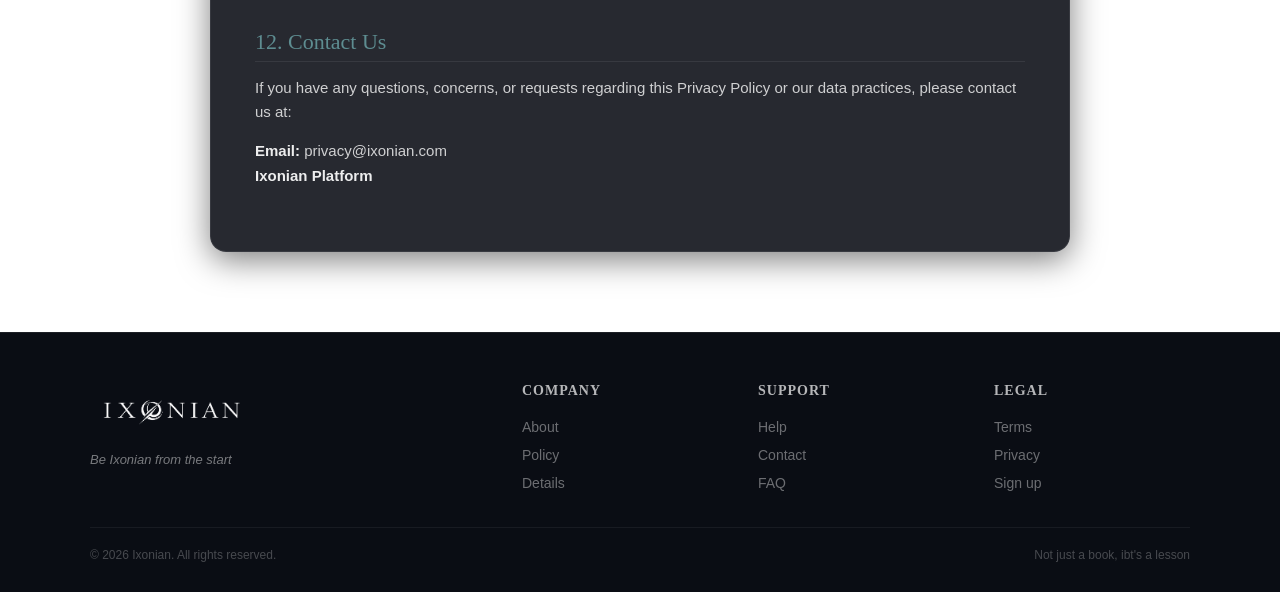
<file: privacy-policy.html>
<!DOCTYPE html>
<html lang="en">
<head>
  <meta charset="UTF-8" />
  <meta name="viewport" content="width=device-width, initial-scale=1.0" />
  <link rel="icon" type="image/png" href="Ixonian (BN:A) (B).png" />
  <title>Privacy Policy - Ixonian</title>

  <style>
    * {
      margin: 0;
      padding: 0;
      box-sizing: border-box;
    }

    body {
      background:
        linear-gradient(rgba(0,0,0,.65), rgba(0,0,0,.65)),
        url("Screenshot 2026-06-17 at 14.47.07.png");
      background-size: cover;
      background-position: center;
      background-attachment: fixed;
      font-family: Arial, Helvetica, sans-serif;
      color: white;
    }

    .page {
      width: 100%;
      min-height: 100vh;
    }

    .hero {
      width: 100%;
      min-height: 100vh;
      position: relative;
      overflow: hidden;
      padding-top: 90px;
    }

    .top-area {
      height: 90px;
      background: #000;
      position: fixed;
      top: 0;
      left: 0;
      right: 0;
      z-index: 100;
      border-bottom: 1px solid rgba(255,255,255,.08);
    }

    .header-left {
      position: absolute;
      top: 0;
      left: max(0px, calc((100vw - 1100px) / 2 + 20px));
      height: 90px;
      background: #000;
      display: flex;
      align-items: center;
    }

    .brand-box {
      display: flex;
      align-items: center;
      border: 1px solid white;
      padding: 0 14px 0 0;
    }

    .logo-box {
      width: auto;
      height: auto;
      background: #000;
      display: flex;
      align-items: center;
      justify-content: center;
      flex-shrink: 0;
    }

    .logo-img {
      width: 55px;
      height: auto;
      display: block;
    }

    .header-brand-text {
      display: flex;
      flex-direction: column;
      margin-left: 10px;
    }

    .header-brand-name {
      font-family: "Times New Roman", serif;
      font-size: 1.3rem;
      font-weight: 100;
      font-style: normal;
      color: rgb(255, 255, 255);
      letter-spacing: 9px;
      line-height: 1;
    }

    .header-brand-tagline {
      font-size: 9px;
      font-style: italic;
      color: rgba(255,255,255,.6);
      font-weight: 300;
      letter-spacing: 1px;
      margin-top: 1px;
    }

    .more-btn {
      position: absolute;
      top: 50%;
      right: max(22px, calc((100vw - 1100px) / 2 + 20px));
      width: 140px;
      height: 38px;
      transform: translateY(-50%);
      border-radius: 50px;
      border: 1px solid rgba(255,255,255,.15);
      background: linear-gradient(135deg, #2a2a2a 0%, #1a1a1a 100%);
      color: rgba(255,255,255,.85);
      font-family: Georgia, "Times New Roman", serif;
      font-size: 14px;
      letter-spacing: 1.5px;
      display: flex;
      align-items: center;
      justify-content: center;
      gap: 6px;
      box-shadow:
        inset 0 1px 1px rgba(255,255,255,.1),
        inset 0 -1px 2px rgba(0,0,0,.4),
        0 4px 12px rgba(0,0,0,.5);
      cursor: pointer;
      transition: all 0.2s ease;
      text-decoration: none;
    }

    .more-btn:hover {
      background: linear-gradient(135deg, #333 0%, #222 100%);
      border-color: rgba(255,255,255,.25);
      box-shadow:
        inset 0 1px 1px rgba(255,255,255,.12),
        inset 0 -1px 2px rgba(0,0,0,.4),
        0 4px 16px rgba(0,0,0,.6);
    }

    .more-chevron {
      font-size: 14px;
      color: rgba(255,255,255,.5);
      margin-top: 1px;
    }

    /* ===== Privacy Content ===== */
    .privacy-section {
      max-width: 900px;
      margin: 40px auto;
      padding: 0 20px;
    }

    .privacy-card {
      background: rgba(10, 12, 20, 0.88);
      backdrop-filter: blur(4px);
      -webkit-backdrop-filter: blur(4px);
      border-radius: 16px;
      border: 1px solid rgba(255,255,255,.08);
      box-shadow:
        0 8px 32px rgba(0,0,0,.5),
        inset 0 1px 0 rgba(255,255,255,.05);
      padding: 48px 44px;
    }

    .privacy-card h1 {
      font-family: Georgia, "Times New Roman", serif;
      font-size: 36px;
      font-weight: 500;
      margin-bottom: 8px;
      color: #fff;
      letter-spacing: 0;
    }

    .privacy-card .last-updated {
      font-size: 13px;
      color: rgba(255,255,255,.45);
      margin-bottom: 32px;
      font-style: italic;
    }

    .privacy-card h2 {
      font-family: Georgia, "Times New Roman", serif;
      font-size: 22px;
      font-weight: 500;
      color: #5e8d91;
      margin: 36px 0 14px 0;
      padding-bottom: 6px;
      border-bottom: 1px solid rgba(255,255,255,.08);
    }

    .privacy-card h3 {
      font-family: Georgia, "Times New Roman", serif;
      font-size: 17px;
      font-weight: 600;
      color: rgba(255,255,255,.85);
      margin: 24px 0 10px 0;
    }

    .privacy-card p {
      font-size: 15px;
      line-height: 1.65;
      color: rgba(255,255,255,.78);
      margin-bottom: 14px;
    }

    .privacy-card ul {
      list-style: none;
      padding: 0;
      margin: 10px 0 16px 20px;
    }

    .privacy-card ul li {
      position: relative;
      padding-left: 18px;
      font-size: 15px;
      line-height: 1.7;
      color: rgba(255,255,255,.75);
      margin-bottom: 4px;
    }

    .privacy-card ul li::before {
      content: "•";
      position: absolute;
      left: 0;
      color: #5e8d91;
    }

    .privacy-card a {
      color: #4a9eff;
      text-decoration: underline;
    }

    .privacy-card a:hover {
      color: #7ab8ff;
    }

    .privacy-card strong {
      color: rgba(255,255,255,.92);
    }

    .back-link {
      display: inline-flex;
      align-items: center;
      gap: 6px;
      color: rgba(255,255,255,.5);
      font-size: 14px;
      text-decoration: none;
      margin-bottom: 24px;
      transition: color 0.2s;
    }

    .back-link:hover {
      color: rgba(255,255,255,.8);
    }

    /* ===== Footer ===== */
    .footer {
      width: 100%;
      background: #0a0d14;
      border-top: 1px solid rgba(255,255,255,.08);
      padding: 50px 20px 30px;
      margin-top: 80px;
    }

    .footer-inner {
      max-width: 1100px;
      margin: 0 auto;
      display: grid;
      grid-template-columns: 2fr 1fr 1fr 1fr;
      gap: 40px;
    }

    .footer-brand-col .footer-logo-img {
      width: 160px;
      height: auto;
      display: block;
      margin-bottom: 12px;
    }

    .footer-brand-col .tagline {
      font-size: 13px;
      color: rgba(255,255,255,.45);
      font-style: italic;
      line-height: 1.4;
    }

    .footer-col h4 {
      color: rgba(255,255,255,.7);
      font-family: Georgia, "Times New Roman", serif;
      font-size: 14px;
      font-weight: 600;
      letter-spacing: 1px;
      margin-bottom: 14px;
      text-transform: uppercase;
    }

    .footer-col a {
      display: block;
      color: rgba(255,255,255,.4);
      font-size: 14px;
      line-height: 2;
      text-decoration: none;
      transition: color 0.2s;
    }

    .footer-col a:hover {
      color: rgba(255,255,255,.75);
    }

    .footer-bottom {
      max-width: 1100px;
      margin: 30px auto 0;
      padding-top: 20px;
      border-top: 1px solid rgba(255,255,255,.06);
      display: flex;
      justify-content: space-between;
      align-items: center;
      flex-wrap: wrap;
      gap: 10px;
    }

    .footer-bottom p {
      color: rgba(255,255,255,.25);
      font-size: 12px;
    }

    /* ===== Responsive ===== */
    @media (max-width: 760px) {
      .top-area {
        height: 80px;
      }

      .header-left {
        height: 80px;
        left: 16px !important;
      }

      .brand-box {
        padding: 0 10px 0 0;
      }

      .logo-img {
        width: 40px;
      }

      .header-brand-name {
        font-size: 1.1rem;
        letter-spacing: 4px;
      }

      .header-brand-text {
        margin-left: 6px;
      }

      .more-btn {
        width: 110px;
        height: 34px;
        font-size: 13px;
      }

      .privacy-card {
        padding: 28px 20px;
      }

      .privacy-card h1 {
        font-size: 28px;
      }

      .privacy-card h2 {
        font-size: 19px;
      }

      .footer {
        padding: 40px 20px 24px;
        margin-top: 50px;
      }

      .footer-inner {
        grid-template-columns: 1fr;
        gap: 30px;
      }

      .footer-bottom {
        flex-direction: column;
        text-align: center;
      }
    }

    @media (max-width: 420px) {
      .privacy-card {
        padding: 20px 16px;
      }

      .privacy-card h1 {
        font-size: 24px;
      }
    }
  </style>
</head>
<body>

  <main class="page">
    <section class="hero">

      <header class="top-area">
        <div class="header-left">
          <div class="brand-box">
            <div class="logo-box">
              <img src="Ixonian (BN:A) (w).png" alt="Ixonian" class="logo-img">
            </div>
            <div class="header-brand-text">
              <div class="header-brand-name">IXONIAN</div>
              <div class="header-brand-tagline">Not just a book, it's a lesson</div>
            </div>
          </div>
        </div>

        <a href="index.html" class="more-btn">
          Home
          <span class="more-chevron">←</span>
        </a>
      </header>

      <!-- Privacy Content -->
      <section class="privacy-section">
        <div class="privacy-card">

          <a href="index.html" class="back-link">← Back to Home</a>

          <h1>Privacy Policy</h1>
          <p class="last-updated">Last updated: June 2026</p>

          <p>
            Ixonian ("we," "our," or "us") respects your privacy and is committed to protecting the personal information you share with us. This Privacy Policy explains how we collect, use, disclose, and safeguard your information when you visit or use the Ixonian platform.
          </p>

          <p>
            By accessing or using Ixonian, you agree to the terms of this Privacy Policy. If you do not agree with the practices described here, please do not use our platform.
          </p>

          <h2>1. Information We Collect</h2>

          <h3>A. Information You Provide Directly</h3>
          <ul>
            <li><strong>Account Information:</strong> When you create an account or sign up with Google, we may collect your full name, email address, and profile information.</li>
            <li><strong>Application Information:</strong> When applying to become a Founding Author, we may collect your writing experience, book details, and other information you submit.</li>
            <li><strong>Communications:</strong> If you contact us by email or through the platform, we may collect your message and contact details.</li>
          </ul>

          <h3>B. Information Collected Automatically</h3>
          <ul>
            <li><strong>Device and Usage Data:</strong> We may automatically collect information about your device, browser type, IP address, operating system, and how you interact with Ixonian.</li>
            <li><strong>Cookies and Storage:</strong> We use essential cookies and browser local storage for login, security, and authentication purposes. You can manage cookie preferences through your browser settings.</li>
          </ul>

          <h3>C. Information from Third Parties</h3>
          <ul>
            <li><strong>Google Sign-Up:</strong> If you choose to sign up using Google, we may receive your name, email address, and profile picture from Google as part of the authentication process.</li>
          </ul>

          <h2>2. How We Use Your Information</h2>
          <p>We use the information we collect for the following purposes:</p>
          <ul>
            <li>To create and manage your account</li>
            <li>To process and review Founding Author applications</li>
            <li>To provide, operate, and maintain the Ixonian platform</li>
            <li>To communicate with you about your account, applications, and platform updates</li>
            <li>To improve and personalize your experience on Ixonian</li>
            <li>To ensure security, prevent fraud, and enforce our Terms of Service</li>
            <li>To comply with legal obligations</li>
          </ul>

          <h2>3. Cookies and Local Storage</h2>
          <p>
            Ixonian uses essential cookies and browser local storage for the following purposes:
          </p>
          <ul>
            <li><strong>Authentication:</strong> To keep you logged in and manage your session securely</li>
            <li><strong>Security:</strong> To protect against unauthorized access and fraudulent activity</li>
            <li><strong>Preferences:</strong> To remember your cookie consent choices</li>
          </ul>
          <p>
            You may disable cookies through your browser settings. However, please note that doing so may affect certain features and functionality of the Ixonian platform.
          </p>

          <h2>4. How We Share Your Information</h2>
          <p>We do not sell your personal information. We may share your information only in the following circumstances:</p>
          <ul>
            <li><strong>Service Providers:</strong> With trusted third-party service providers who help us operate the platform (e.g., hosting, analytics, authentication). These providers are contractually bound to protect your data.</li>
            <li><strong>Legal Compliance:</strong> When required by law, court order, or governmental authority, or to protect the rights, safety, and property of Ixonian, our users, or others.</li>
            <li><strong>Business Transfers:</strong> In the event of a merger, acquisition, or sale of assets, your information may be transferred as part of that transaction. You will be notified of any such change.</li>
          </ul>

          <h2>5. Data Security</h2>
          <p>
            We take reasonable technical and organizational measures to protect your personal information from unauthorized access, loss, misuse, or alteration. This includes encryption, secure server infrastructure, and access controls. However, no method of transmission or storage is 100% secure, and we cannot guarantee absolute security.
          </p>

          <h2>6. Data Retention</h2>
          <p>
            We retain your personal information for as long as your account is active or as needed to provide you with the Ixonian platform. We may also retain certain information as necessary to comply with legal obligations, resolve disputes, and enforce our agreements. When data is no longer required, we will securely delete or anonymize it.
          </p>

          <h2>7. Your Rights and Choices</h2>
          <p>Depending on your location, you may have the following rights regarding your personal information:</p>
          <ul>
            <li><strong>Access:</strong> Request a copy of the personal data we hold about you</li>
            <li><strong>Correction:</strong> Request that we correct any inaccurate or incomplete data</li>
            <li><strong>Deletion:</strong> Request that we delete your personal data, subject to legal obligations</li>
            <li><strong>Restriction:</strong> Request that we restrict the processing of your data</li>
            <li><strong>Portability:</strong> Request a copy of your data in a structured, machine-readable format</li>
            <li><strong>Objection:</strong> Object to the processing of your personal data for certain purposes</li>
          </ul>
          <p>
            To exercise any of these rights, please contact us at the email address provided below. We will respond to your request within the timeframe required by applicable law.
          </p>

          <h2>8. Third-Party Links</h2>
          <p>
            Ixonian may contain links to third-party websites or services. We are not responsible for the privacy practices or content of those third parties. We encourage you to read their privacy policies before providing any personal information.
          </p>

          <h2>9. Children's Privacy</h2>
          <p>
            Ixonian is not intended for individuals under the age of 17. We do not knowingly collect personal information from minors. If we become aware that a minor has provided us with personal data, we will take steps to delete such information. If you believe a minor has submitted personal data to us, please contact us immediately.
          </p>

          <h2>10. International Data Transfers</h2>
          <p>
            Your information may be transferred to and processed in countries other than your own. We take appropriate safeguards to ensure that your data receives adequate protection in accordance with this Privacy Policy and applicable law.
          </p>

          <h2>11. Changes to This Privacy Policy</h2>
          <p>
            We may update this Privacy Policy from time to time. When we make changes, we will revise the "Last updated" date at the top of this page. We encourage you to review this Privacy Policy periodically to stay informed about how we are protecting your information.
          </p>

          <h2>12. Contact Us</h2>
          <p>
            If you have any questions, concerns, or requests regarding this Privacy Policy or our data practices, please contact us at:
          </p>
          <p>
            <strong>Email:</strong> privacy@ixonian.com<br>
            <strong>Ixonian Platform</strong>
          </p>

        </div>
      </section>

      <footer class="footer">
        <div class="footer-inner">
          <div class="footer-brand-col">
            <img src="Ixonian white.png" alt="Ixonian" class="footer-logo-img">
            <p class="tagline">Be <em>Ixonian</em> from the start</p>
          </div>

          <div class="footer-col">
            <h4>Company</h4>
            <a href="#">About</a>
            <a href="#">Policy</a>
            <a href="#">Details</a>
          </div>

          <div class="footer-col">
            <h4>Support</h4>
            <a href="#">Help</a>
            <a href="#">Contact</a>
            <a href="#">FAQ</a>
          </div>

          <div class="footer-col">
            <h4>Legal</h4>
            <a href="privacy-policy.html">Terms</a>
            <a href="privacy-policy.html">Privacy</a>
            <a href="#">Sign up</a>
          </div>
        </div>

        <div class="footer-bottom">
          <p>&copy; 2026 Ixonian. All rights reserved.</p>
          <p>Not just a book, ibt's a lesson</p>
        </div>
      </footer>

    </section>
  </main>

</body>
</html>
</file>
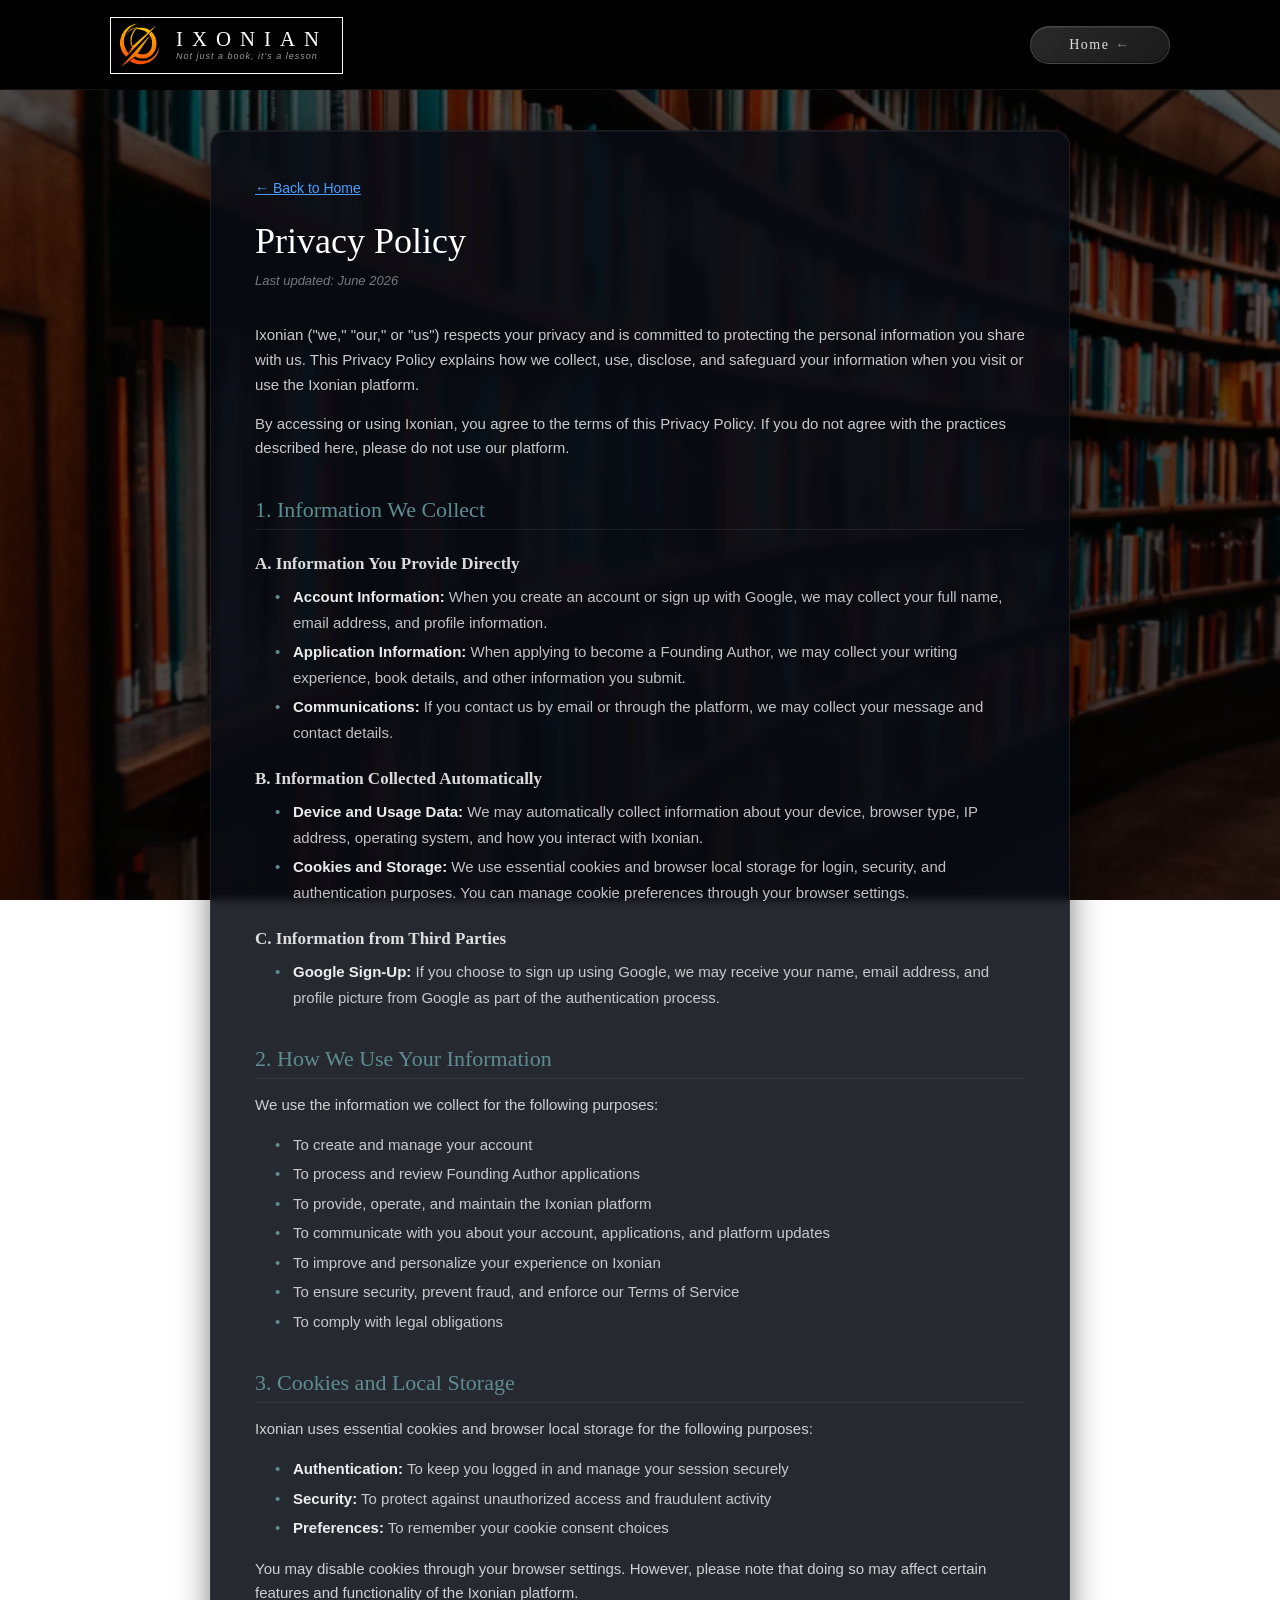
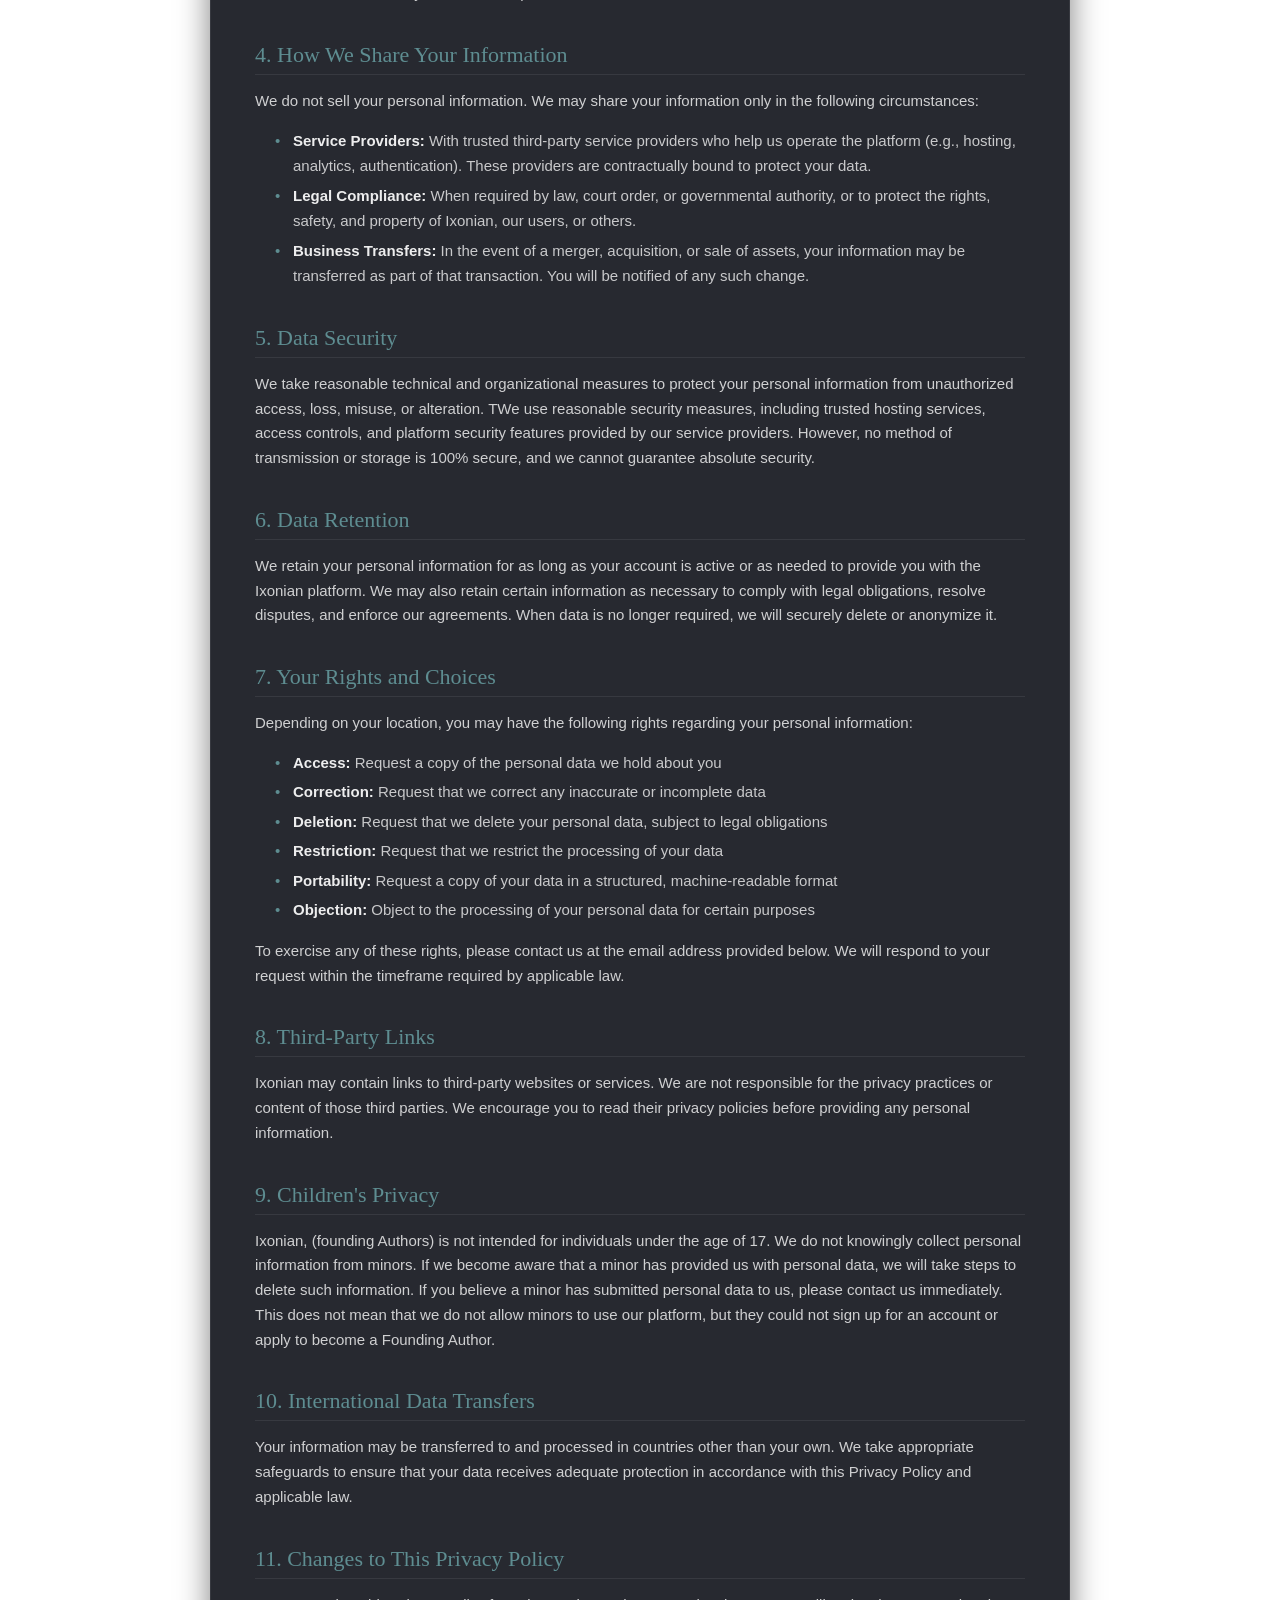
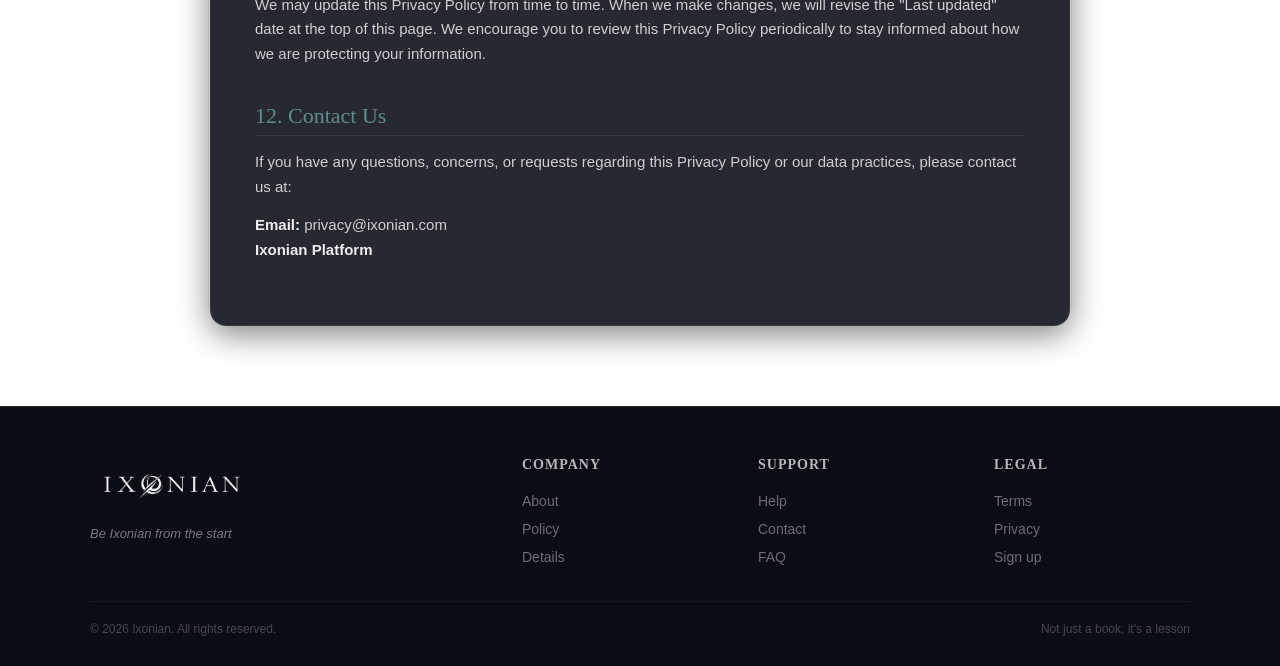
<file: privacy.html>
<!DOCTYPE html>
<html lang="en">
<head>
  <meta charset="UTF-8" />
  <meta name="viewport" content="width=device-width, initial-scale=1.0" />
  <link rel="icon" type="image/png" href="Ixonian (BN:A) (B).png" />
  <title>Privacy Policy - Ixonian</title>

  <style>
    * {
      margin: 0;
      padding: 0;
      box-sizing: border-box;
    }

    body {
      background:
        linear-gradient(rgba(0,0,0,.65), rgba(0,0,0,.65)),
        url("Screenshot 2026-06-17 at 14.47.07.png");
      background-size: cover;
      background-position: center;
      background-attachment: fixed;
      font-family: Arial, Helvetica, sans-serif;
      color: white;
    }

    .page {
      width: 100%;
      min-height: 100vh;
    }

    .hero {
      width: 100%;
      min-height: 100vh;
      position: relative;
      overflow: hidden;
      padding-top: 90px;
    }

    .top-area {
      height: 90px;
      background: #000;
      position: fixed;
      top: 0;
      left: 0;
      right: 0;
      z-index: 100;
      border-bottom: 1px solid rgba(255,255,255,.08);
    }

    .header-left {
      position: absolute;
      top: 0;
      left: max(0px, calc((100vw - 1100px) / 2 + 20px));
      height: 90px;
      background: #000;
      display: flex;
      align-items: center;
    }

    .brand-box {
      display: flex;
      align-items: center;
      border: 1px solid white;
      padding: 0 14px 0 0;
    }

    .logo-box {
      width: auto;
      height: auto;
      background: #000;
      display: flex;
      align-items: center;
      justify-content: center;
      flex-shrink: 0;
    }

    .logo-img {
      width: 55px;
      height: auto;
      display: block;
    }

    .header-brand-text {
      display: flex;
      flex-direction: column;
      margin-left: 10px;
    }

    .header-brand-name {
      font-family: "Times New Roman", serif;
      font-size: 1.3rem;
      font-weight: 100;
      font-style: normal;
      color: rgb(255, 255, 255);
      letter-spacing: 9px;
      line-height: 1;
    }

    .header-brand-tagline {
      font-size: 9px;
      font-style: italic;
      color: rgba(255,255,255,.6);
      font-weight: 300;
      letter-spacing: 1px;
      margin-top: 1px;
    }

    .more-btn {
      position: absolute;
      top: 50%;
      right: max(22px, calc((100vw - 1100px) / 2 + 20px));
      width: 140px;
      height: 38px;
      transform: translateY(-50%);
      border-radius: 50px;
      border: 1px solid rgba(255,255,255,.15);
      background: linear-gradient(135deg, #2a2a2a 0%, #1a1a1a 100%);
      color: rgba(255,255,255,.85);
      font-family: Georgia, "Times New Roman", serif;
      font-size: 14px;
      letter-spacing: 1.5px;
      display: flex;
      align-items: center;
      justify-content: center;
      gap: 6px;
      box-shadow:
        inset 0 1px 1px rgba(255,255,255,.1),
        inset 0 -1px 2px rgba(0,0,0,.4),
        0 4px 12px rgba(0,0,0,.5);
      cursor: pointer;
      transition: all 0.2s ease;
      text-decoration: none;
    }

    .more-btn:hover {
      background: linear-gradient(135deg, #333 0%, #222 100%);
      border-color: rgba(255,255,255,.25);
      box-shadow:
        inset 0 1px 1px rgba(255,255,255,.12),
        inset 0 -1px 2px rgba(0,0,0,.4),
        0 4px 16px rgba(0,0,0,.6);
    }

    .more-chevron {
      font-size: 14px;
      color: rgba(255,255,255,.5);
      margin-top: 1px;
    }

    /* ===== Privacy Content ===== */
    .privacy-section {
      max-width: 900px;
      margin: 40px auto;
      padding: 0 20px;
    }

    .privacy-card {
      background: rgba(10, 12, 20, 0.88);
      backdrop-filter: blur(4px);
      -webkit-backdrop-filter: blur(4px);
      border-radius: 16px;
      border: 1px solid rgba(255,255,255,.08);
      box-shadow:
        0 8px 32px rgba(0,0,0,.5),
        inset 0 1px 0 rgba(255,255,255,.05);
      padding: 48px 44px;
    }

    .privacy-card h1 {
      font-family: Georgia, "Times New Roman", serif;
      font-size: 36px;
      font-weight: 500;
      margin-bottom: 8px;
      color: #fff;
      letter-spacing: 0;
    }

    .privacy-card .last-updated {
      font-size: 13px;
      color: rgba(255,255,255,.45);
      margin-bottom: 32px;
      font-style: italic;
    }

    .privacy-card h2 {
      font-family: Georgia, "Times New Roman", serif;
      font-size: 22px;
      font-weight: 500;
      color: #5e8d91;
      margin: 36px 0 14px 0;
      padding-bottom: 6px;
      border-bottom: 1px solid rgba(255,255,255,.08);
    }

    .privacy-card h3 {
      font-family: Georgia, "Times New Roman", serif;
      font-size: 17px;
      font-weight: 600;
      color: rgba(255,255,255,.85);
      margin: 24px 0 10px 0;
    }

    .privacy-card p {
      font-size: 15px;
      line-height: 1.65;
      color: rgba(255,255,255,.78);
      margin-bottom: 14px;
    }

    .privacy-card ul {
      list-style: none;
      padding: 0;
      margin: 10px 0 16px 20px;
    }

    .privacy-card ul li {
      position: relative;
      padding-left: 18px;
      font-size: 15px;
      line-height: 1.7;
      color: rgba(255,255,255,.75);
      margin-bottom: 4px;
    }

    .privacy-card ul li::before {
      content: "•";
      position: absolute;
      left: 0;
      color: #5e8d91;
    }

    .privacy-card a {
      color: #4a9eff;
      text-decoration: underline;
    }

    .privacy-card a:hover {
      color: #7ab8ff;
    }

    .privacy-card strong {
      color: rgba(255,255,255,.92);
    }

    .back-link {
      display: inline-flex;
      align-items: center;
      gap: 6px;
      color: rgba(255,255,255,.5);
      font-size: 14px;
      text-decoration: none;
      margin-bottom: 24px;
      transition: color 0.2s;
    }

    .back-link:hover {
      color: rgba(255,255,255,.8);
    }

    /* ===== Footer ===== */
    .footer {
      width: 100%;
      background: #0a0d14;
      border-top: 1px solid rgba(255,255,255,.08);
      padding: 50px 20px 30px;
      margin-top: 80px;
    }

    .footer-inner {
      max-width: 1100px;
      margin: 0 auto;
      display: grid;
      grid-template-columns: 2fr 1fr 1fr 1fr;
      gap: 40px;
    }

    .footer-brand-col .footer-logo-img {
      width: 160px;
      height: auto;
      display: block;
      margin-bottom: 12px;
    }

    .footer-brand-col .tagline {
      font-size: 13px;
      color: rgba(255,255,255,.45);
      font-style: italic;
      line-height: 1.4;
    }

    .footer-col h4 {
      color: rgba(255,255,255,.7);
      font-family: Georgia, "Times New Roman", serif;
      font-size: 14px;
      font-weight: 600;
      letter-spacing: 1px;
      margin-bottom: 14px;
      text-transform: uppercase;
    }

    .footer-col a {
      display: block;
      color: rgba(255,255,255,.4);
      font-size: 14px;
      line-height: 2;
      text-decoration: none;
      transition: color 0.2s;
    }

    .footer-col a:hover {
      color: rgba(255,255,255,.75);
    }

    .footer-bottom {
      max-width: 1100px;
      margin: 30px auto 0;
      padding-top: 20px;
      border-top: 1px solid rgba(255,255,255,.06);
      display: flex;
      justify-content: space-between;
      align-items: center;
      flex-wrap: wrap;
      gap: 10px;
    }

    .footer-bottom p {
      color: rgba(255,255,255,.25);
      font-size: 12px;
    }

    /* ===== Responsive ===== */
    @media (max-width: 760px) {
      .top-area {
        height: 80px;
      }

      .header-left {
        height: 80px;
        left: 16px !important;
      }

      .brand-box {
        padding: 0 10px 0 0;
      }

      .logo-img {
        width: 40px;
      }

      .header-brand-name {
        font-size: 1.1rem;
        letter-spacing: 4px;
      }

      .header-brand-text {
        margin-left: 6px;
      }

      .more-btn {
        width: 110px;
        height: 34px;
        font-size: 13px;
      }

      .privacy-card {
        padding: 28px 20px;
      }

      .privacy-card h1 {
        font-size: 28px;
      }

      .privacy-card h2 {
        font-size: 19px;
      }

      .footer {
        padding: 40px 20px 24px;
        margin-top: 50px;
      }

      .footer-inner {
        grid-template-columns: 1fr;
        gap: 30px;
      }

      .footer-bottom {
        flex-direction: column;
        text-align: center;
      }
    }

    @media (max-width: 420px) {
      .privacy-card {
        padding: 20px 16px;
      }

      .privacy-card h1 {
        font-size: 24px;
      }
    }
  </style>
</head>
<body>

  <main class="page">
    <section class="hero">

      <header class="top-area">
        <div class="header-left">
          <div class="brand-box">
            <div class="logo-box">
              <img src="Ixonian (BN:A) (w).png" alt="Ixonian" class="logo-img">
            </div>
            <div class="header-brand-text">
              <div class="header-brand-name">IXONIAN</div>
              <div class="header-brand-tagline">Not just a book, it's a lesson</div>
            </div>
          </div>
        </div>

        <a href="index.html" class="more-btn">
          Home
          <span class="more-chevron">←</span>
        </a>
      </header>

      <!-- Privacy Content -->
      <section class="privacy-section">
        <div class="privacy-card">

          <a href="index.html" class="back-link">← Back to Home</a>

          <h1>Privacy Policy</h1>
          <p class="last-updated">Last updated: June 2026</p>

          <p>
            Ixonian ("we," "our," or "us") respects your privacy and is committed to protecting the personal information you share with us. This Privacy Policy explains how we collect, use, disclose, and safeguard your information when you visit or use the Ixonian platform.
          </p>

          <p>
            By accessing or using Ixonian, you agree to the terms of this Privacy Policy. If you do not agree with the practices described here, please do not use our platform.
          </p>

          <h2>1. Information We Collect</h2>

          <h3>A. Information You Provide Directly</h3>
          <ul>
            <li><strong>Account Information:</strong> When you create an account or sign up with Google, we may collect your full name, email address, and profile information.</li>
            <li><strong>Application Information:</strong> When applying to become a Founding Author, we may collect your writing experience, book details, and other information you submit.</li>
            <li><strong>Communications:</strong> If you contact us by email or through the platform, we may collect your message and contact details.</li>
          </ul>

          <h3>B. Information Collected Automatically</h3>
          <ul>
            <li><strong>Device and Usage Data:</strong> We may automatically collect information about your device, browser type, IP address, operating system, and how you interact with Ixonian.</li>
            <li><strong>Cookies and Storage:</strong> We use essential cookies and browser local storage for login, security, and authentication purposes. You can manage cookie preferences through your browser settings.</li>
          </ul>

          <h3>C. Information from Third Parties</h3>
          <ul>
            <li><strong>Google Sign-Up:</strong> If you choose to sign up using Google, we may receive your name, email address, and profile picture from Google as part of the authentication process.</li>
          </ul>

          <h2>2. How We Use Your Information</h2>
          <p>We use the information we collect for the following purposes:</p>
          <ul>
            <li>To create and manage your account</li>
            <li>To process and review Founding Author applications</li>
            <li>To provide, operate, and maintain the Ixonian platform</li>
            <li>To communicate with you about your account, applications, and platform updates</li>
            <li>To improve and personalize your experience on Ixonian</li>
            <li>To ensure security, prevent fraud, and enforce our Terms of Service</li>
            <li>To comply with legal obligations</li>
          </ul>

          <h2>3. Cookies and Local Storage</h2>
          <p>
            Ixonian uses essential cookies and browser local storage for the following purposes:
          </p>
          <ul>
            <li><strong>Authentication:</strong> To keep you logged in and manage your session securely</li>
            <li><strong>Security:</strong> To protect against unauthorized access and fraudulent activity</li>
            <li><strong>Preferences:</strong> To remember your cookie consent choices</li>
          </ul>
          <p>
            You may disable cookies through your browser settings. However, please note that doing so may affect certain features and functionality of the Ixonian platform.
          </p>

          <h2>4. How We Share Your Information</h2>
          <p>We do not sell your personal information. We may share your information only in the following circumstances:</p>
          <ul>
            <li><strong>Service Providers:</strong> With trusted third-party service providers who help us operate the platform (e.g., hosting, analytics, authentication). These providers are contractually bound to protect your data.</li>
            <li><strong>Legal Compliance:</strong> When required by law, court order, or governmental authority, or to protect the rights, safety, and property of Ixonian, our users, or others.</li>
            <li><strong>Business Transfers:</strong> In the event of a merger, acquisition, or sale of assets, your information may be transferred as part of that transaction. You will be notified of any such change.</li>
          </ul>

          <h2>5. Data Security</h2>
          <p>
            We take reasonable technical and organizational measures to protect your personal information from unauthorized access, loss, misuse, or alteration. TWe use reasonable security measures, including trusted hosting services, access controls, and platform security features provided by our service providers. However, no method of transmission or storage is 100% secure, and we cannot guarantee absolute security.
          </p>

          <h2>6. Data Retention</h2>
          <p>
            We retain your personal information for as long as your account is active or as needed to provide you with the Ixonian platform. We may also retain certain information as necessary to comply with legal obligations, resolve disputes, and enforce our agreements. When data is no longer required, we will securely delete or anonymize it.
          </p>

          <h2>7. Your Rights and Choices</h2>
          <p>Depending on your location, you may have the following rights regarding your personal information:</p>
          <ul>
            <li><strong>Access:</strong> Request a copy of the personal data we hold about you</li>
            <li><strong>Correction:</strong> Request that we correct any inaccurate or incomplete data</li>
            <li><strong>Deletion:</strong> Request that we delete your personal data, subject to legal obligations</li>
            <li><strong>Restriction:</strong> Request that we restrict the processing of your data</li>
            <li><strong>Portability:</strong> Request a copy of your data in a structured, machine-readable format</li>
            <li><strong>Objection:</strong> Object to the processing of your personal data for certain purposes</li>
          </ul>
          <p>
            To exercise any of these rights, please contact us at the email address provided below. We will respond to your request within the timeframe required by applicable law.
          </p>

          <h2>8. Third-Party Links</h2>
          <p>
            Ixonian may contain links to third-party websites or services. We are not responsible for the privacy practices or content of those third parties. We encourage you to read their privacy policies before providing any personal information.
          </p>

          <h2>9. Children's Privacy</h2>
          <p>
            Ixonian, (founding Authors) is not intended for individuals under the age of 17. We do not knowingly collect personal information from minors. If we become aware that a minor has provided us with personal data, we will take steps to delete such information. If you believe a minor has submitted personal data to us, please contact us immediately. This does not mean that we do not allow minors to use our platform, but they could not sign up for an account or apply to become a Founding Author.
          </p>

          <h2>10. International Data Transfers</h2>
          <p>
            Your information may be transferred to and processed in countries other than your own. We take appropriate safeguards to ensure that your data receives adequate protection in accordance with this Privacy Policy and applicable law.
          </p>

          <h2>11. Changes to This Privacy Policy</h2>
          <p>
            We may update this Privacy Policy from time to time. When we make changes, we will revise the "Last updated" date at the top of this page. We encourage you to review this Privacy Policy periodically to stay informed about how we are protecting your information.
          </p>

          <h2>12. Contact Us</h2>
          <p>
            If you have any questions, concerns, or requests regarding this Privacy Policy or our data practices, please contact us at:
          </p>
          <p>
            <strong>Email:</strong> privacy@ixonian.com<br>
            <strong>Ixonian Platform</strong>
          </p>

        </div>
      </section>

      <footer class="footer">
        <div class="footer-inner">
          <div class="footer-brand-col">
            <img src="Ixonian white.png" alt="Ixonian" class="footer-logo-img">
            <p class="tagline">Be <em>Ixonian</em> from the start</p>
          </div>

          <div class="footer-col">
            <h4>Company</h4>
            <a href="#">About</a>
            <a href="#">Policy</a>
            <a href="#">Details</a>
          </div>

          <div class="footer-col">
            <h4>Support</h4>
            <a href="#">Help</a>
            <a href="#">Contact</a>
            <a href="#">FAQ</a>
          </div>

          <div class="footer-col">
            <h4>Legal</h4>
            <a href="privacy-policy.html">Terms</a>
            <a href="privacy-policy.html">Privacy</a>
            <a href="#">Sign up</a>
          </div>
        </div>

        <div class="footer-bottom">
          <p>&copy; 2026 Ixonian. All rights reserved.</p>
          <p>Not just a book, it's a lesson</p>
        </div>
      </footer>

    </section>
  </main>

</body>
</html>
</file>
